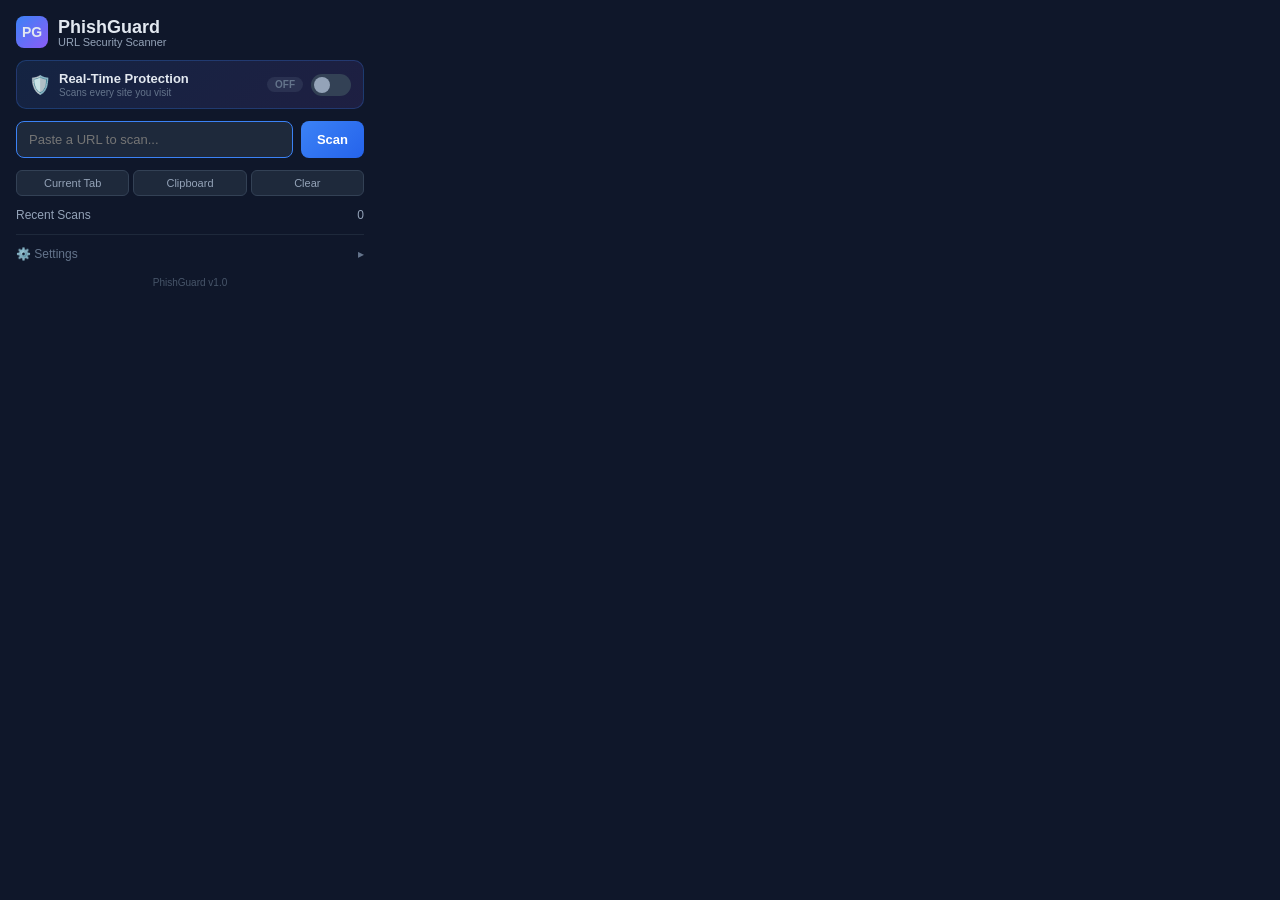
<file: extension/popup.html>
<!DOCTYPE html>
<html lang="en">
<head>
  <meta charset="UTF-8">
  <meta name="viewport" content="width=device-width, initial-scale=1.0">
  <title>PhishGuard Scanner</title>
  <style>
    * { margin: 0; padding: 0; box-sizing: border-box; }
    body {
      width: 380px;
      font-family: -apple-system, BlinkMacSystemFont, 'Segoe UI', Roboto, sans-serif;
      background: #0f172a;
      color: #e2e8f0;
      padding: 16px;
    }
    .header {
      display: flex;
      align-items: center;
      gap: 10px;
      margin-bottom: 12px;
    }
    .logo {
      width: 32px;
      height: 32px;
      background: linear-gradient(135deg, #3b82f6, #8b5cf6);
      border-radius: 8px;
      display: flex;
      align-items: center;
      justify-content: center;
      font-weight: bold;
      font-size: 14px;
    }
    h1 { font-size: 18px; font-weight: 600; }
    .subtitle { font-size: 11px; color: #94a3b8; margin-top: -2px; }

    /* ── Real-Time Protection Toggle ── */
    .protection-card {
      background: linear-gradient(135deg, rgba(59,130,246,0.12), rgba(139,92,246,0.12));
      border: 1px solid rgba(59,130,246,0.25);
      border-radius: 10px;
      padding: 10px 12px;
      margin-bottom: 12px;
      display: flex;
      align-items: center;
      justify-content: space-between;
    }
    .protection-left {
      display: flex;
      align-items: center;
      gap: 8px;
    }
    .protection-left .shield {
      font-size: 18px;
    }
    .protection-left .label {
      font-size: 13px;
      font-weight: 600;
      color: #e2e8f0;
    }
    .protection-left .label small {
      display: block;
      font-weight: 400;
      font-size: 10px;
      color: #64748b;
      margin-top: 1px;
    }
    .protection-status {
      font-size: 10px;
      font-weight: 600;
      padding: 2px 8px;
      border-radius: 10px;
    }
    .protection-status.active {
      background: rgba(16,185,129,0.2);
      color: #34d399;
    }
    .protection-status.inactive {
      background: rgba(100,116,139,0.2);
      color: #64748b;
    }

    /* Toggle Switch */
    .switch {
      position: relative;
      display: inline-block;
      width: 40px;
      height: 22px;
      flex-shrink: 0;
    }
    .switch input {
      opacity: 0;
      width: 0;
      height: 0;
    }
    .slider {
      position: absolute;
      cursor: pointer;
      top: 0; left: 0; right: 0; bottom: 0;
      background-color: #334155;
      transition: .3s;
      border-radius: 22px;
    }
    .slider:before {
      position: absolute;
      content: "";
      height: 16px;
      width: 16px;
      left: 3px;
      bottom: 3px;
      background-color: #94a3b8;
      transition: .3s;
      border-radius: 50%;
    }
    .switch input:checked + .slider {
      background: linear-gradient(135deg, #3b82f6, #8b5cf6);
    }
    .switch input:checked + .slider:before {
      transform: translateX(18px);
      background-color: #fff;
    }

    .input-group { display: flex; gap: 8px; margin-bottom: 12px; }
    input {
      flex: 1;
      padding: 10px 12px;
      border: 1px solid #334155;
      border-radius: 8px;
      background: #1e293b;
      color: #e2e8f0;
      font-size: 13px;
      outline: none;
    }
    input:focus { border-color: #3b82f6; }
    button {
      padding: 10px 16px;
      border: none;
      border-radius: 8px;
      background: linear-gradient(135deg, #3b82f6, #2563eb);
      color: white;
      font-weight: 600;
      font-size: 13px;
      cursor: pointer;
      transition: opacity .2s;
    }
    button:disabled { opacity: .5; cursor: not-allowed; }
    button:hover:not(:disabled) { opacity: .9; }
    .quick-actions {
      display: flex;
      gap: 4px;
      margin-bottom: 12px;
    }
    .quick-btn {
      flex: 1;
      padding: 6px 8px;
      border: 1px solid #334155;
      border-radius: 6px;
      background: #1e293b;
      color: #94a3b8;
      font-size: 11px;
      cursor: pointer;
      text-align: center;
    }
    .quick-btn:hover { background: #334155; color: #e2e8f0; }
    .status {
      padding: 12px;
      border-radius: 8px;
      margin-bottom: 12px;
      display: none;
    }
    .status.loading {
      display: block;
      background: #1e3a5f;
      border: 1px solid #3b82f6;
      color: #93c5fd;
      text-align: center;
    }
    .status.safe {
      display: block;
      background: #064e3b;
      border: 1px solid #10b981;
      color: #6ee7b7;
    }
    .status.phishing {
      display: block;
      background: #450a0a;
      border: 1px solid #ef4444;
      color: #fca5a5;
    }
    .status.risky {
      display: block;
      background: #451a03;
      border: 1px solid #f59e0b;
      color: #fcd34d;
    }
    .status.error {
      display: block;
      background: #451a03;
      border: 1px solid #f97316;
      color: #fdba74;
    }
    .status .verdict { font-size: 16px; font-weight: 700; margin-top: 2px; }
    .status .issues { font-size: 11px; margin-top: 6px; color: inherit; opacity: .8; }
    .details { display: none; background: #1e293b; border-radius: 8px; padding: 12px; margin-bottom: 12px; }
    .details.show { display: block; }
    .detail-row { display: flex; justify-content: space-between; padding: 4px 0; font-size: 12px; }
    .detail-row .label { color: #94a3b8; }
    .detail-row .value { font-weight: 500; }
    .shortener-info {
      background: #1e3a5f;
      border: 1px solid #3b82f6;
      border-radius: 6px;
      padding: 8px 10px;
      margin-bottom: 8px;
      font-size: 11px;
    }
    .shortener-info strong { color: #93c5fd; }
    .footer { text-align: center; font-size: 10px; color: #475569; margin-top: 12px; }
    .history-header {
      display: flex;
      justify-content: space-between;
      align-items: center;
      margin: 12px 0 8px;
      font-size: 12px;
      color: #94a3b8;
    }
    .history-item {
      display: flex;
      justify-content: space-between;
      align-items: center;
      padding: 6px 8px;
      background: #1e293b;
      border-radius: 6px;
      margin-bottom: 4px;
      font-size: 11px;
    }
    .history-item .hurl { flex: 1; overflow: hidden; text-overflow: ellipsis; white-space: nowrap; margin-right: 8px; }
    .badge { padding: 2px 6px; border-radius: 4px; font-size: 10px; font-weight: 600; }
    .badge.safe { background: #064e3b; color: #6ee7b7; }
    .badge.phishing { background: #450a0a; color: #fca5a5; }
    .badge.risky { background: #451a03; color: #fcd34d; }
  </style>
</head>
<body>
  <div class="header">
    <div class="logo">PG</div>
    <div>
      <h1>PhishGuard</h1>
      <div class="subtitle">URL Security Scanner</div>
    </div>
  </div>

  <!-- Real-Time Protection Toggle -->
  <div class="protection-card">
    <div class="protection-left">
      <span class="shield">🛡️</span>
      <div>
        <div class="label">
          Real-Time Protection
          <small>Scans every site you visit</small>
        </div>
      </div>
    </div>
    <div style="display:flex; align-items:center; gap:8px;">
      <span class="protection-status inactive" id="protectionStatus">OFF</span>
      <label class="switch">
        <input type="checkbox" id="realtimeToggle">
        <span class="slider"></span>
      </label>
    </div>
  </div>

  <div class="input-group">
    <input type="text" id="urlInput" placeholder="Paste a URL to scan..." autofocus>
    <button id="scanBtn">Scan</button>
  </div>

  <div class="quick-actions">
    <div class="quick-btn" id="tabUrlBtn">Current Tab</div>
    <div class="quick-btn" id="clipboardBtn">Clipboard</div>
    <div class="quick-btn" id="clearBtn">Clear</div>
  </div>

  <div class="status" id="status">
    <div id="statusContent"></div>
  </div>

  <div class="details" id="details">
    <div class="shortener-info" id="shortenerInfo" style="display:none"></div>
    <div class="detail-row"><span class="label">URL</span><span class="value" id="detailUrl"></span></div>
    <div class="detail-row"><span class="label">ML Score</span><span class="value" id="detailMl"></span></div>
    <div class="detail-row"><span class="label">Domain Age</span><span class="value" id="detailAge"></span></div>
    <div class="detail-row"><span class="label">SSL Days</span><span class="value" id="detailSsl"></span></div>
  </div>

  <div class="history-header">
    <span>Recent Scans</span>
    <span id="historyCount">0</span>
  </div>
  <div id="historyList"></div>

  <!-- Settings Toggle -->
  <div style="margin-top:12px; border-top:1px solid #1e293b; padding-top:8px;">
    <div id="settingsToggle" style="display:flex;align-items:center;justify-content:space-between;cursor:pointer;font-size:12px;color:#64748b;padding:4px 0;">
      <span>⚙️ Settings</span>
      <span id="settingsArrow">▸</span>
    </div>
    <div id="settingsPanel" style="display:none;margin-top:8px;">
      <div style="font-size:11px;color:#94a3b8;margin-bottom:6px;">API Server URL</div>
      <div class="input-group" style="margin-bottom:8px;">
        <input type="text" id="apiBaseInput" placeholder="http://127.0.0.1:8080">
        <button id="saveSettingsBtn" style="padding:8px 12px;font-size:11px;">Save</button>
      </div>
      <div style="font-size:11px;color:#94a3b8;margin-bottom:4px;">
        Connection: <span id="connStatus" style="font-weight:600;">Checking...</span>
      </div>
      <button id="refreshKeyBtn" style="width:100%;padding:6px;font-size:11px;background:#334155;margin-top:4px;">
        🔄 Refresh API Key
      </button>
      <div style="font-size:10px;color:#475569;margin-top:6px;">
        API key auto-fetched on first scan. Refresh if you get auth errors.
      </div>
    </div>
  </div>

  <div class="footer" id="footerStatus">PhishGuard v1.0</div>

  <script src="popup.js"></script>
</body>
</html>
</file>
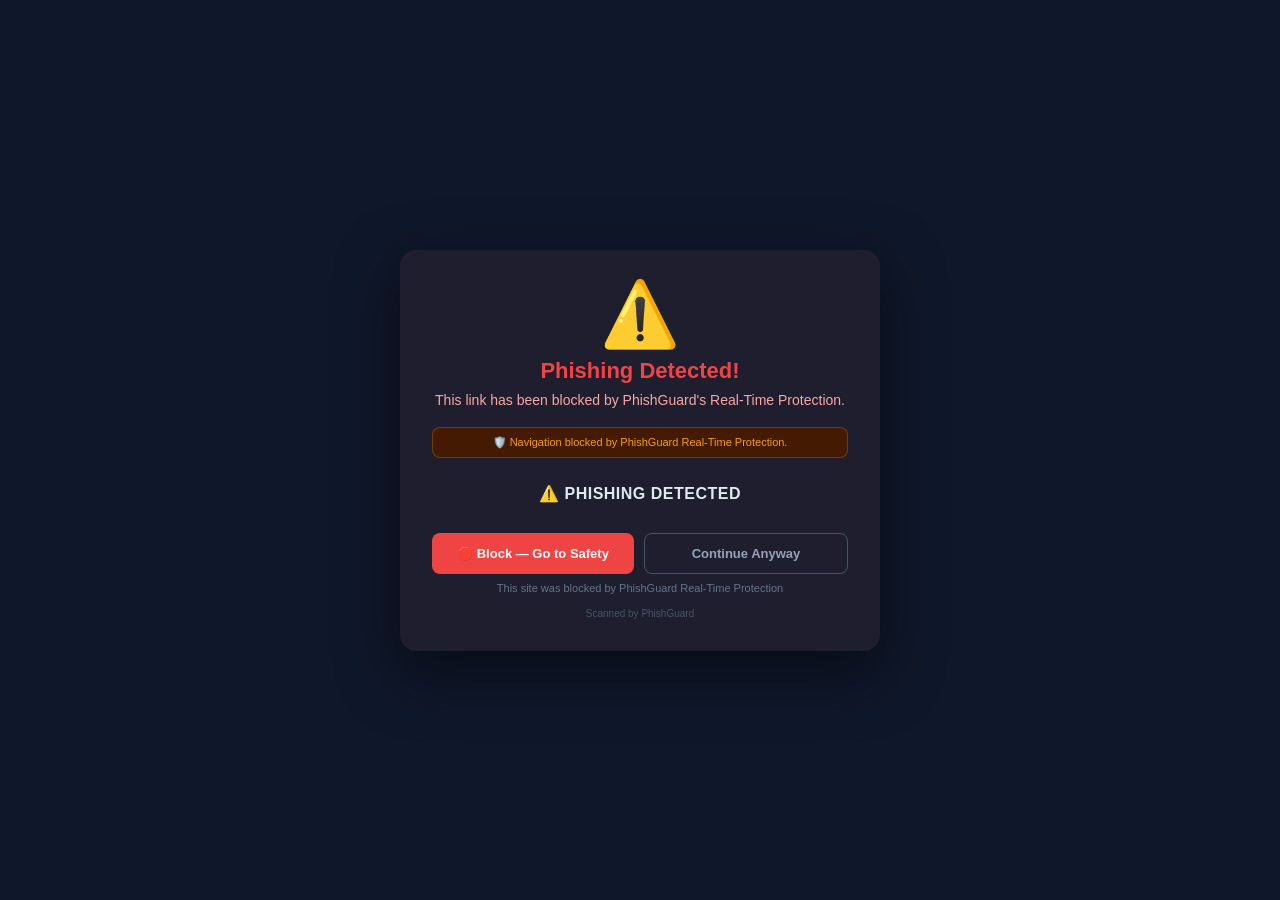
<file: extension/warning.html>
<!DOCTYPE html>
<html lang="en">
<head>
  <meta charset="UTF-8">
  <meta name="viewport" content="width=device-width, initial-scale=1.0">
  <title>PhishGuard - Warning</title>
  <style>
    * { margin: 0; padding: 0; box-sizing: border-box; }
    body {
      font-family: -apple-system, BlinkMacSystemFont, 'Segoe UI', Roboto, sans-serif;
      background: #0f172a;
      color: #e2e8f0;
      min-height: 100vh;
      display: flex;
      align-items: center;
      justify-content: center;
      padding: 20px;
    }
    .modal {
      background: #1e1e2e;
      border-radius: 16px;
      padding: 32px;
      max-width: 480px;
      width: 100%;
      text-align: center;
      box-shadow: 0 20px 60px rgba(0,0,0,0.5);
      animation: fadeIn 0.3s ease;
    }
    @keyframes fadeIn {
      from { opacity: 0; transform: scale(0.95); }
      to { opacity: 1; transform: scale(1); }
    }
    .icon { font-size: 64px; margin-bottom: 12px; line-height: 1; }
    h2 { color: #ef4444; margin: 0 0 6px; font-size: 22px; }
    .sub { color: #fca5a5; margin: 0 0 16px; font-size: 14px; line-height: 1.5; }
    /* ── Verdict Bar ── */
    .verdict-bar {
      display: flex;
      align-items: center;
      justify-content: center;
      gap: 8px;
      padding: 10px 16px;
      border-radius: 8px;
      font-size: 16px;
      font-weight: 700;
      margin-bottom: 16px;
      letter-spacing: 0.5px;
    }
    .verdict-bar.phishing {
      background: #450a0a;
      border: 1px solid #ef4444;
      color: #ef4444;
    }
    .verdict-bar.risky {
      background: #451a03;
      border: 1px solid #f59e0b;
      color: #f59e0b;
    }
    .issues { font-size: 12px; color: #94a3b8; margin-bottom: 12px; }
    .url {
      color: #64748b;
      font-size: 11px;
      word-break: break-all;
      margin-bottom: 20px;
      padding: 0 8px;
    }
    .buttons { display: flex; gap: 10px; }
    .btn-block, .btn-back {
      flex: 1;
      padding: 12px;
      border: none;
      border-radius: 8px;
      font-size: 13px;
      font-weight: 600;
      cursor: pointer;
      transition: all 0.2s;
    }
    .btn-block { background: #ef4444; color: white; }
    .btn-block:hover { background: #dc2626; transform: translateY(-1px); }
    .btn-back {
      background: transparent;
      border: 1px solid #475569;
      color: #94a3b8;
    }
    .btn-back:hover { background: #1e293b; color: #e2e8f0; }
    .footer-text { font-size: 10px; color: #475569; margin-top: 14px; }
    .error-page-note {
      font-size: 11px;
      color: #f59e0b;
      background: #451a03;
      border: 1px solid #f59e0b40;
      border-radius: 8px;
      padding: 8px 12px;
      margin-bottom: 16px;
    }
  </style>
</head>
<body>
  <div class="modal">
    <div class="icon">⚠️</div>
    <h2>Phishing Detected!</h2>
    <p class="sub">
      This link has been blocked by PhishGuard's Real-Time Protection.
    </p>
    <div class="error-page-note">
      🛡️ Navigation blocked by PhishGuard Real-Time Protection.
    </div>
    <div class="verdict-bar" id="verdictBar">⚠️ PHISHING DETECTED</div>
    <p class="issues" id="issuesList"></p>
    <p class="url" id="blockedUrl"></p>
    <div class="buttons">
      <button class="btn-block" id="btnBlock">🛑 Block — Go to Safety</button>
      <button class="btn-back" id="btnContinue">Continue Anyway</button>
    </div>
    <p style="font-size:11px; color:#64748b; margin-top:8px;">
      This site was blocked by PhishGuard Real-Time Protection
    </p>
    <p class="footer-text">
      Scanned by PhishGuard
    </p>
  </div>

  <script src="warning.js"></script>
</body>
</html>
</file>
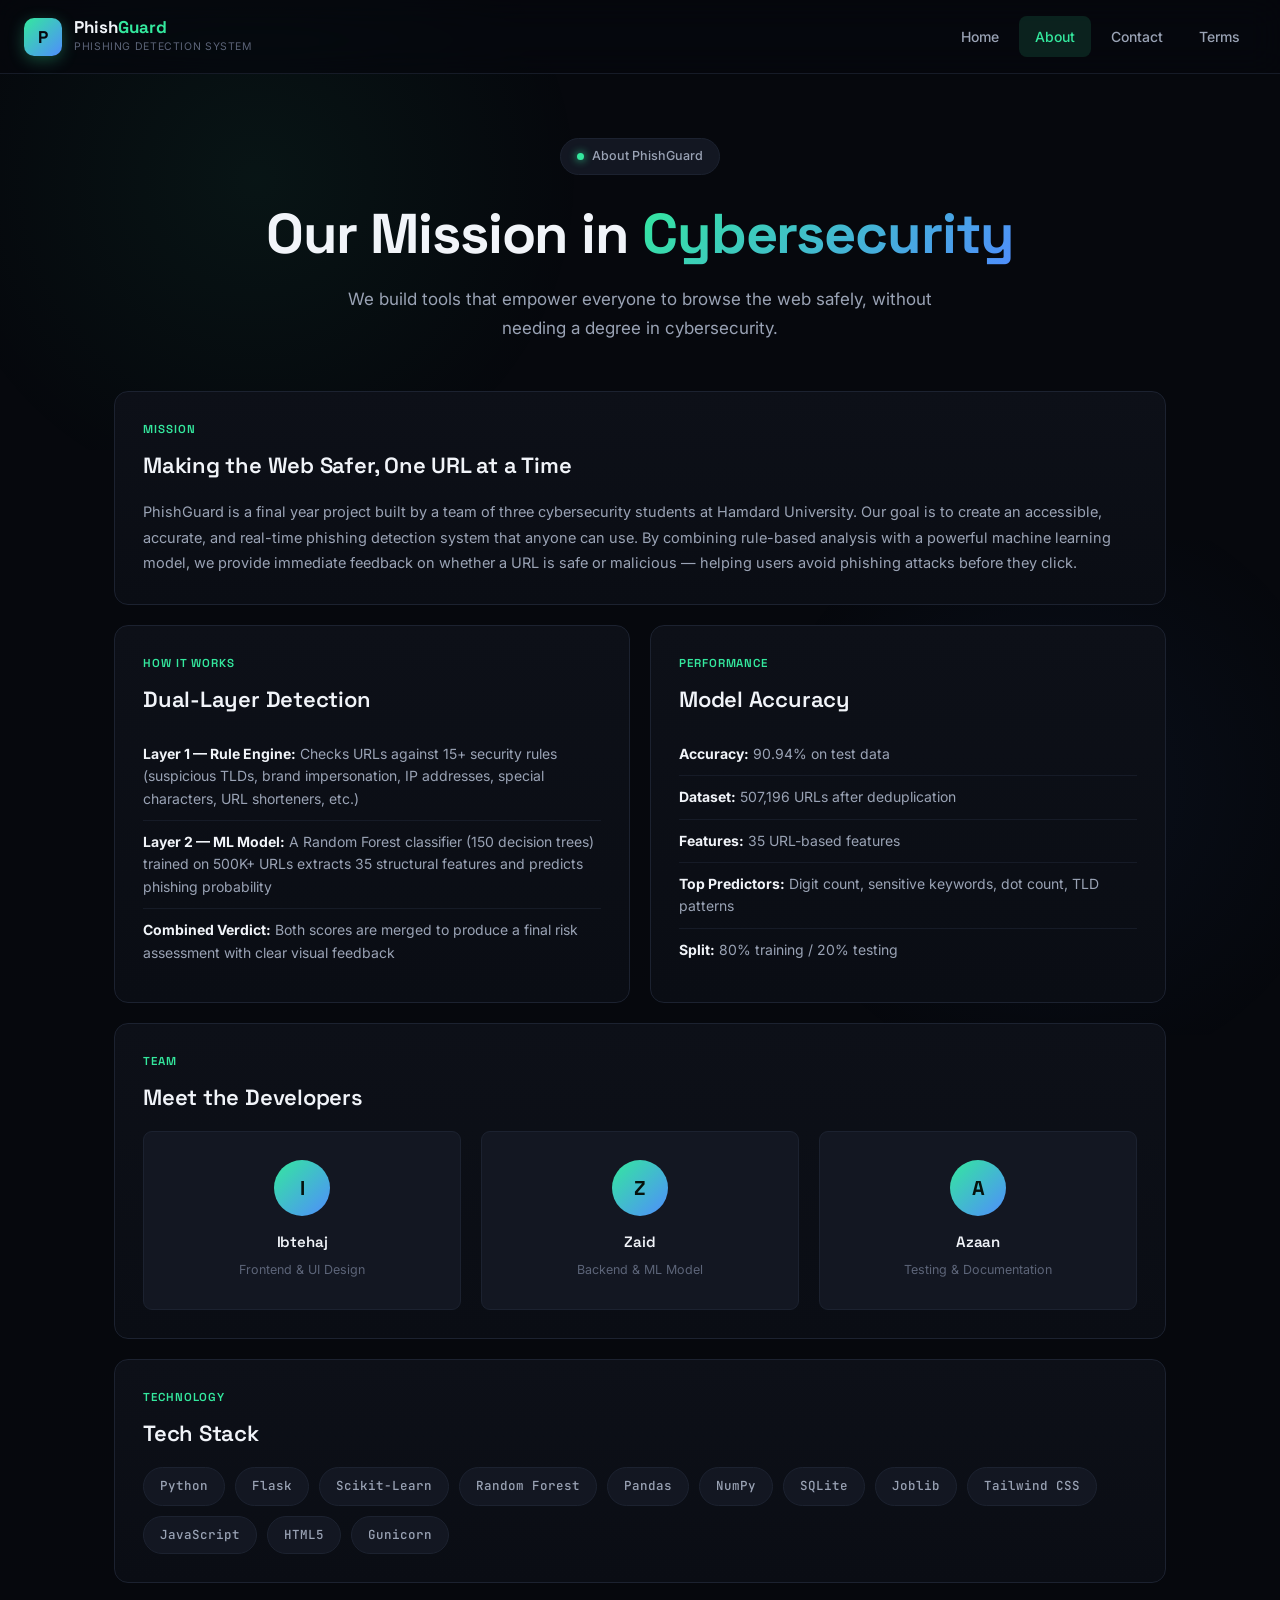
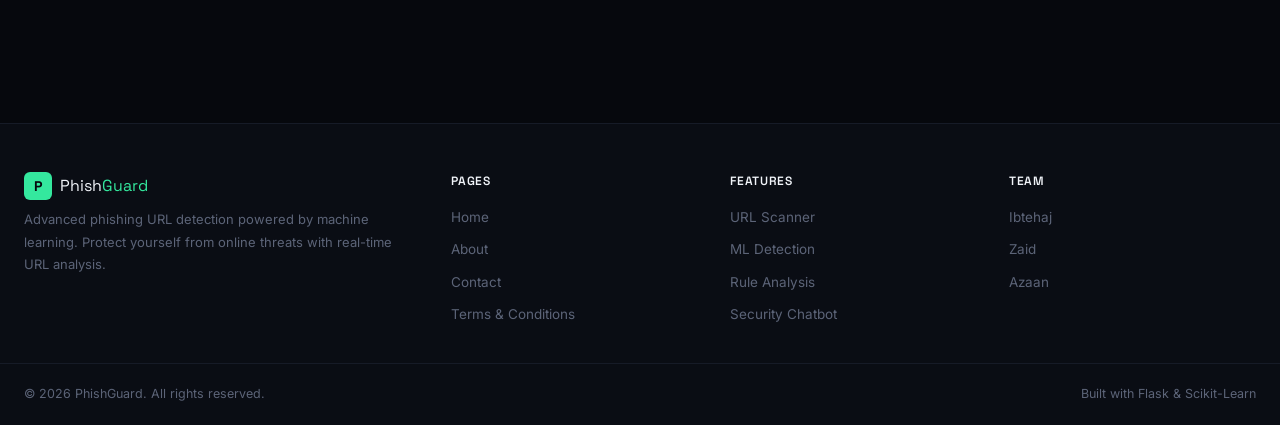
<file: frontend/about.html>
<!DOCTYPE html>
<html lang="en">
<head>
    <meta charset="UTF-8">
    <meta name="viewport" content="width=device-width, initial-scale=1.0">
    <title>About - PhishGuard</title>
    <link rel="stylesheet" href="style.css">
</head>
<body>

<nav class="navbar">
    <div class="navbar-inner">
        <a href="/" class="nav-logo">
            <div class="nav-logo-icon">P</div>
            <div>
                <div class="nav-logo-text">Phish<span>Guard</span></div>
                <div class="nav-logo-sub">Phishing Detection System</div>
            </div>
        </a>
        <div class="nav-links">
            <a href="/" class="nav-link">Home</a>
            <a href="/about" class="nav-link active">About</a>
            <a href="/contact" class="nav-link">Contact</a>
            <a href="/terms" class="nav-link">Terms</a>
        </div>
    </div>
</nav>

<section class="page-header">
    <div class="hero-badge" style="display:inline-flex;">
        <span class="hero-badge-dot"></span>
        About PhishGuard
    </div>
    <h1>Our Mission in <span>Cybersecurity</span></h1>
    <p>We build tools that empower everyone to browse the web safely, without needing a degree in cybersecurity.</p>
</section>

<div class="about-grid">
    <div class="about-card full">
        <h3>Mission</h3>
        <h2>Making the Web Safer, One URL at a Time</h2>
        <p>PhishGuard is a final year project built by a team of three cybersecurity students at Hamdard University. Our goal is to create an accessible, accurate, and real-time phishing detection system that anyone can use. By combining rule-based analysis with a powerful machine learning model, we provide immediate feedback on whether a URL is safe or malicious — helping users avoid phishing attacks before they click.</p>
    </div>

    <div class="about-card">
        <h3>How It Works</h3>
        <h2>Dual-Layer Detection</h2>
        <ul>
            <li><strong style="color:var(--text);">Layer 1 — Rule Engine:</strong> Checks URLs against 15+ security rules (suspicious TLDs, brand impersonation, IP addresses, special characters, URL shorteners, etc.)</li>
            <li><strong style="color:var(--text);">Layer 2 — ML Model:</strong> A Random Forest classifier (150 decision trees) trained on 500K+ URLs extracts 35 structural features and predicts phishing probability</li>
            <li><strong style="color:var(--text);">Combined Verdict:</strong> Both scores are merged to produce a final risk assessment with clear visual feedback</li>
        </ul>
    </div>

    <div class="about-card">
        <h3>Performance</h3>
        <h2>Model Accuracy</h2>
        <ul>
            <li><strong style="color:var(--text);">Accuracy:</strong> 90.94% on test data</li>
            <li><strong style="color:var(--text);">Dataset:</strong> 507,196 URLs after deduplication</li>
            <li><strong style="color:var(--text);">Features:</strong> 35 URL-based features</li>
            <li><strong style="color:var(--text);">Top Predictors:</strong> Digit count, sensitive keywords, dot count, TLD patterns</li>
            <li><strong style="color:var(--text);">Split:</strong> 80% training / 20% testing</li>
        </ul>
    </div>

    <div class="about-card full">
        <h3>Team</h3>
        <h2>Meet the Developers</h2>
        <div class="team-grid">
            <div class="team-card">
                <div class="team-avatar">I</div>
                <h4>Ibtehaj</h4>
                <p>Frontend &amp; UI Design</p>
            </div>
            <div class="team-card">
                <div class="team-avatar">Z</div>
                <h4>Zaid</h4>
                <p>Backend &amp; ML Model</p>
            </div>
            <div class="team-card">
                <div class="team-avatar">A</div>
                <h4>Azaan</h4>
                <p>Testing &amp; Documentation</p>
            </div>
        </div>
    </div>

    <div class="about-card full">
        <h3>Technology</h3>
        <h2>Tech Stack</h2>
        <div class="tech-stack">
            <span class="tech-badge">Python</span>
            <span class="tech-badge">Flask</span>
            <span class="tech-badge">Scikit-Learn</span>
            <span class="tech-badge">Random Forest</span>
            <span class="tech-badge">Pandas</span>
            <span class="tech-badge">NumPy</span>
            <span class="tech-badge">SQLite</span>
            <span class="tech-badge">Joblib</span>
            <span class="tech-badge">Tailwind CSS</span>
            <span class="tech-badge">JavaScript</span>
            <span class="tech-badge">HTML5</span>
            <span class="tech-badge">Gunicorn</span>
        </div>
    </div>
</div>

<footer class="footer">
    <div class="footer-inner">
        <div class="footer-brand">
            <div style="display:flex;align-items:center;gap:8px;margin-bottom:8px;">
                <div style="width:28px;height:28px;background:var(--primary);border-radius:6px;display:flex;align-items:center;justify-content:center;font-family:var(--font-heading);font-weight:700;font-size:14px;color:var(--bg);">P</div>
                <span style="font-family:var(--font-heading);color:var(--text);">Phish<span style="color:var(--primary);">Guard</span></span>
            </div>
            <p>Advanced phishing URL detection powered by machine learning. Protect yourself from online threats with real-time URL analysis.</p>
        </div>
        <div>
            <h4>Pages</h4>
            <a href="/">Home</a>
            <a href="/about">About</a>
            <a href="/contact">Contact</a>
            <a href="/terms">Terms & Conditions</a>
        </div>
        <div>
            <h4>Features</h4>
            <a>URL Scanner</a>
            <a>ML Detection</a>
            <a>Rule Analysis</a>
            <a>Security Chatbot</a>
        </div>
        <div>
            <h4>Team</h4>
            <a>Ibtehaj</a>
            <a>Zaid</a>
            <a>Azaan</a>
        </div>
    </div>
    <div class="footer-bottom">
        <span>&copy; 2026 PhishGuard. All rights reserved.</span>
        <span>Built with Flask &amp; Scikit-Learn</span>
    </div>
</footer>

</body>
</html>
</file>
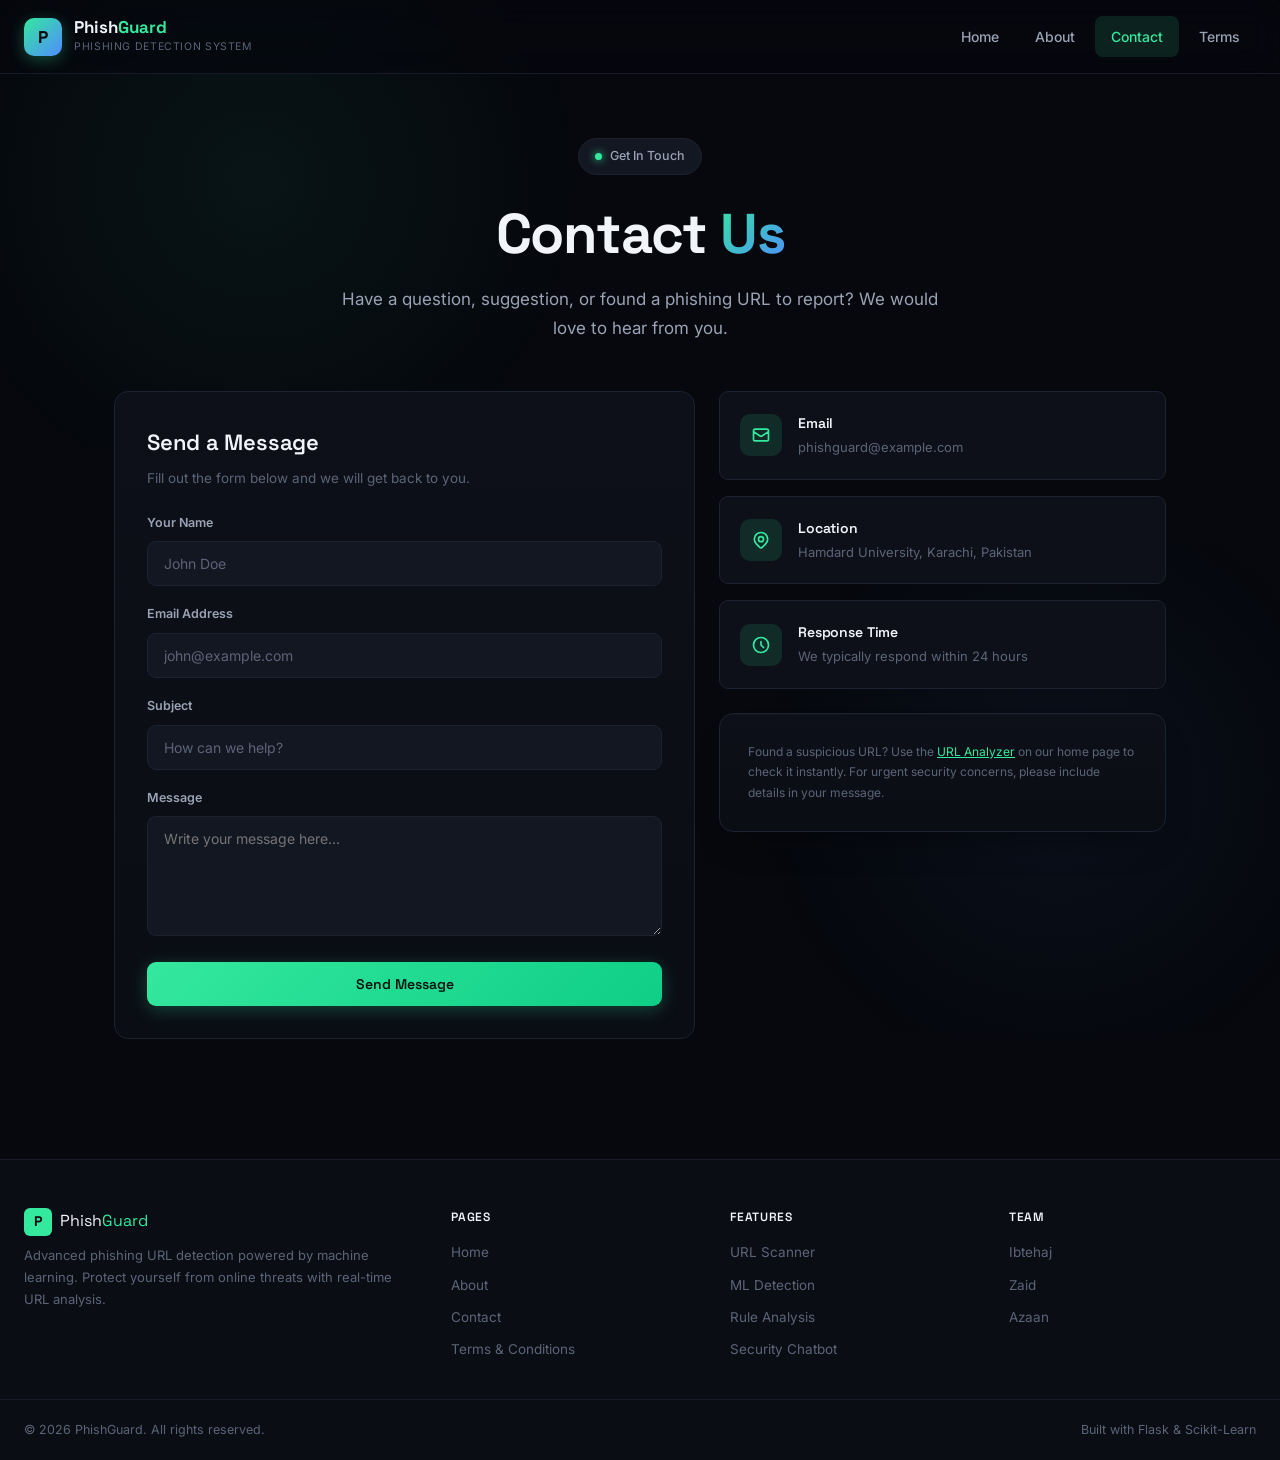
<file: frontend/contact.html>
<!DOCTYPE html>
<html lang="en">
<head>
    <meta charset="UTF-8">
    <meta name="viewport" content="width=device-width, initial-scale=1.0">
    <title>Contact - PhishGuard</title>
    <link rel="stylesheet" href="style.css">
</head>
<body>

<nav class="navbar">
    <div class="navbar-inner">
        <a href="/" class="nav-logo">
            <div class="nav-logo-icon">P</div>
            <div>
                <div class="nav-logo-text">Phish<span>Guard</span></div>
                <div class="nav-logo-sub">Phishing Detection System</div>
            </div>
        </a>
        <div class="nav-links">
            <a href="/" class="nav-link">Home</a>
            <a href="/about" class="nav-link">About</a>
            <a href="/contact" class="nav-link active">Contact</a>
            <a href="/terms" class="nav-link">Terms</a>
        </div>
    </div>
</nav>

<section class="page-header">
    <div class="hero-badge" style="display:inline-flex;">
        <span class="hero-badge-dot"></span>
        Get In Touch
    </div>
    <h1>Contact <span>Us</span></h1>
    <p>Have a question, suggestion, or found a phishing URL to report? We would love to hear from you.</p>
</section>

<div class="contact-grid" style="padding-bottom:60px;">
    <div class="contact-form">
        <h2>Send a Message</h2>
        <p>Fill out the form below and we will get back to you.</p>
        <form id="contactForm">
            <div class="form-group">
                <label for="name">Your Name</label>
                <input type="text" id="name" class="input-field" placeholder="John Doe" required>
            </div>
            <div class="form-group">
                <label for="email">Email Address</label>
                <input type="email" id="email" class="input-field" placeholder="john@example.com" required>
            </div>
            <div class="form-group">
                <label for="subject">Subject</label>
                <input type="text" id="subject" class="input-field" placeholder="How can we help?" required>
            </div>
            <div class="form-group">
                <label for="message">Message</label>
                <textarea id="message" placeholder="Write your message here..." required></textarea>
            </div>
            <button type="submit" class="btn-primary" style="width:100%;">Send Message</button>
        </form>
        <div id="contactSuccess" class="hidden" style="display:none;margin-top:16px;padding:16px;background:var(--primary-dim);border:1px solid rgba(0,255,65,0.2);border-radius:8px;text-align:center;">
            <p style="color:var(--primary);font-family:var(--font-heading);">MESSAGE SENT</p>
            <p style="font-size:13px;color:var(--text-dim);margin-top:4px;">Thank you for reaching out. We will respond shortly.</p>
        </div>
    </div>
    <div class="contact-info">
        <div class="contact-info-card">
            <div class="contact-icon">
                <svg fill="none" stroke="currentColor" viewBox="0 0 24 24"><path stroke-linecap="round" stroke-linejoin="round" stroke-width="2" d="M3 8l7.89 5.26a2 2 0 002.22 0L21 8M5 19h14a2 2 0 002-2V7a2 2 0 00-2-2H5a2 2 0 00-2 2v10a2 2 0 002 2z"/></svg>
            </div>
            <div>
                <h4>Email</h4>
                <p>phishguard@example.com</p>
            </div>
        </div>
        <div class="contact-info-card">
            <div class="contact-icon">
                <svg fill="none" stroke="currentColor" viewBox="0 0 24 24"><path stroke-linecap="round" stroke-linejoin="round" stroke-width="2" d="M17.657 16.657L13.414 20.9a1.998 1.998 0 01-2.827 0l-4.244-4.243a8 8 0 1111.314 0z"/><path stroke-linecap="round" stroke-linejoin="round" stroke-width="2" d="M15 11a3 3 0 11-6 0 3 3 0 016 0z"/></svg>
            </div>
            <div>
                <h4>Location</h4>
                <p>Hamdard University, Karachi, Pakistan</p>
            </div>
        </div>
        <div class="contact-info-card">
            <div class="contact-icon">
                <svg fill="none" stroke="currentColor" viewBox="0 0 24 24"><path stroke-linecap="round" stroke-linejoin="round" stroke-width="2" d="M12 8v4l3 3m6-3a9 9 0 11-18 0 9 9 0 0118 0z"/></svg>
            </div>
            <div>
                <h4>Response Time</h4>
                <p>We typically respond within 24 hours</p>
            </div>
        </div>
        <div class="card" style="margin-top:8px;">
            <p style="font-size:12px;color:var(--text-muted);line-height:1.7;">
                Found a suspicious URL? Use the <a href="/" style="color:var(--primary);">URL Analyzer</a> on our home page to check it instantly. For urgent security concerns, please include details in your message.
            </p>
        </div>
    </div>
</div>

<footer class="footer">
    <div class="footer-inner">
        <div class="footer-brand">
            <div style="display:flex;align-items:center;gap:8px;margin-bottom:8px;">
                <div style="width:28px;height:28px;background:var(--primary);border-radius:6px;display:flex;align-items:center;justify-content:center;font-family:var(--font-heading);font-weight:700;font-size:14px;color:var(--bg);">P</div>
                <span style="font-family:var(--font-heading);color:var(--text);">Phish<span style="color:var(--primary);">Guard</span></span>
            </div>
            <p>Advanced phishing URL detection powered by machine learning. Protect yourself from online threats with real-time URL analysis.</p>
        </div>
        <div>
            <h4>Pages</h4>
            <a href="/">Home</a>
            <a href="/about">About</a>
            <a href="/contact">Contact</a>
            <a href="/terms">Terms & Conditions</a>
        </div>
        <div>
            <h4>Features</h4>
            <a>URL Scanner</a>
            <a>ML Detection</a>
            <a>Rule Analysis</a>
            <a>Security Chatbot</a>
        </div>
        <div>
            <h4>Team</h4>
            <a>Ibtehaj</a>
            <a>Zaid</a>
            <a>Azaan</a>
        </div>
    </div>
    <div class="footer-bottom">
        <span>&copy; 2026 PhishGuard. All rights reserved.</span>
        <span>Built with Flask &amp; Scikit-Learn</span>
    </div>
</footer>

<script>
document.getElementById('contactForm').addEventListener('submit', function(e) {
    e.preventDefault();
    document.getElementById('contactSuccess').style.display = 'block';
    this.reset();
});
</script>
</body>
</html>
</file>
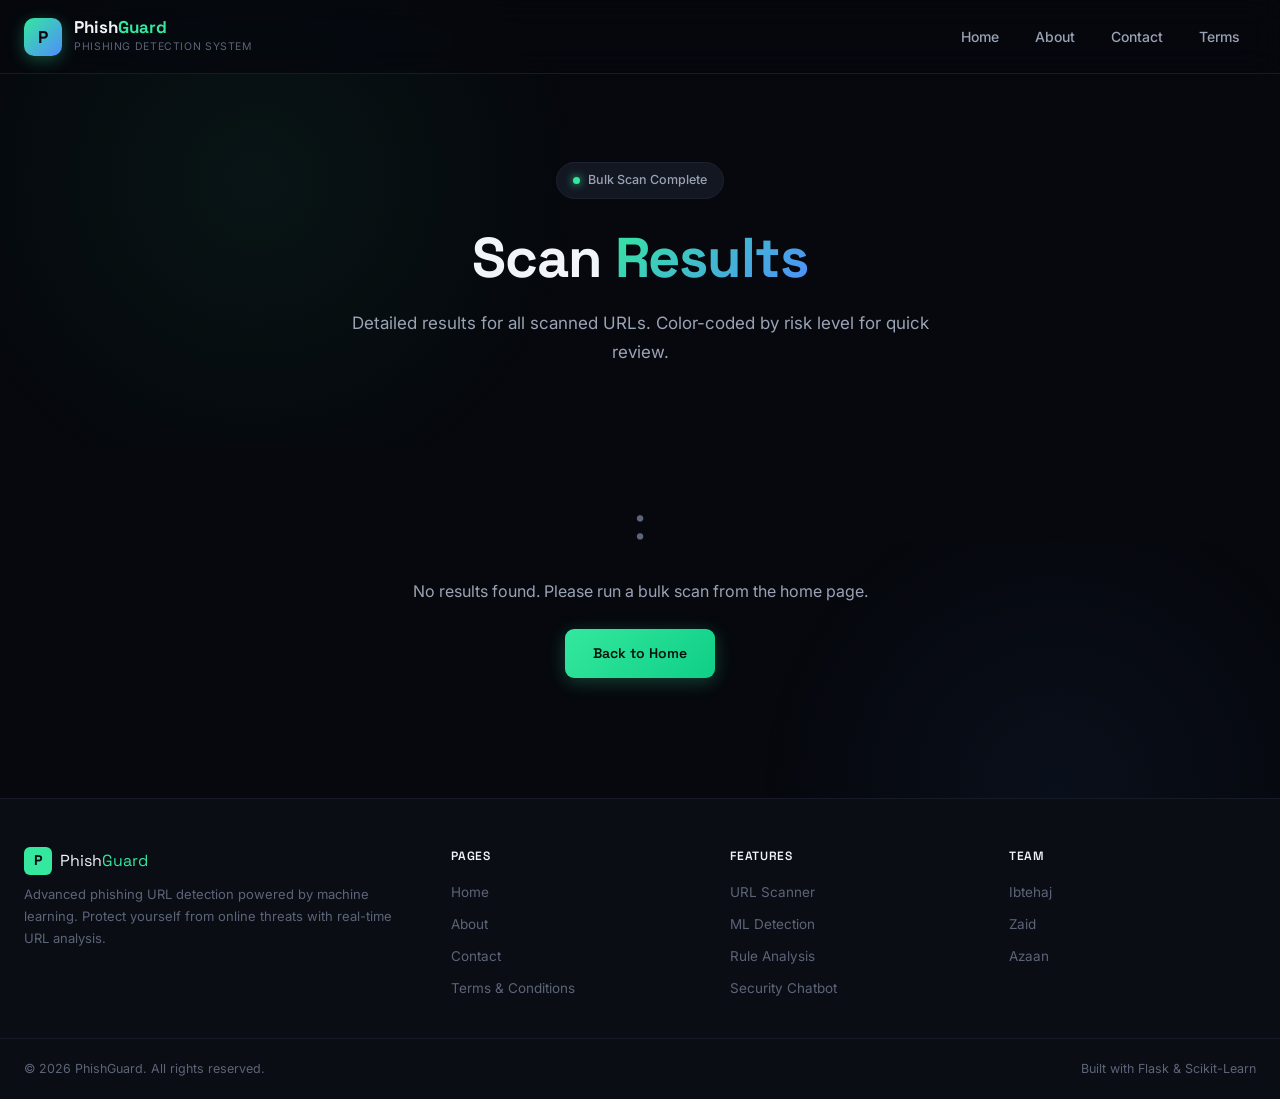
<file: frontend/results.html>
<!DOCTYPE html>
<html lang="en">
<head>
    <meta charset="UTF-8">
    <meta name="viewport" content="width=device-width, initial-scale=1.0">
    <title>PhishGuard - Bulk Scan Results</title>
    <link rel="stylesheet" href="style.css">
    <style>
        .result-safe { color: var(--primary) !important; }
        .result-phishing { color: var(--accent) !important; }
        .result-error { color: #FFB700 !important; }
        .summary-bar {
            display: grid;
            grid-template-columns: repeat(auto-fit, minmax(140px, 1fr));
            gap: 16px;
            margin-bottom: 28px;
        }
        .summary-item {
            background: var(--bg-elevated);
            border: 1px solid var(--border);
            border-radius: 10px;
            padding: 20px;
            text-align: center;
        }
        .summary-item .num {
            font-family: var(--font-heading);
            font-size: 28px;
            text-shadow: 0 0 10px rgba(0,255,65,0.3);
        }
        .summary-item .num.phishing { color: var(--accent); text-shadow: 0 0 10px rgba(255,51,51,0.3); }
        .summary-item .num.safe { color: var(--primary); }
        .summary-item .num.errors { color: #FFB700; }
        .summary-item .label {
            font-size: 11px;
            color: var(--text-muted);
            text-transform: uppercase;
            letter-spacing: 1px;
            margin-top: 4px;
        }
        .result-row {
            display: flex;
            align-items: center;
            border-bottom: 1px solid var(--border);
            transition: background 0.2s;
        }
        .result-row:hover {
            background: rgba(0,255,65,0.02);
        }
        .result-row > div {
            padding: 14px 16px;
            font-size: 13px;
        }
        .result-row .idx {
            width: 40px;
            color: var(--text-muted);
            font-family: var(--font-heading);
            text-align: center;
            flex-shrink: 0;
        }
        .result-row .url-cell {
            flex: 1;
            min-width: 0;
            color: var(--text-dim);
            white-space: nowrap;
            overflow: hidden;
            text-overflow: ellipsis;
        }
        .result-row .url-cell a {
            color: var(--text-dim);
            text-decoration: none;
        }
        .result-row .url-cell a:hover {
            color: var(--primary);
        }
        .result-row .verdict-cell {
            width: 100px;
            font-family: var(--font-heading);
            font-weight: 600;
            text-align: center;
            flex-shrink: 0;
        }
        .result-row .score-cell {
            width: 80px;
            text-align: center;
            flex-shrink: 0;
        }
        .result-row .issues-cell {
            width: 140px;
            flex-shrink: 0;
        }
        @media (max-width: 768px) {
            .result-row .score-cell,
            .result-row .issues-cell { display: none; }
            .result-row .verdict-cell { width: 80px; font-size: 12px; }
            .result-row > div { padding: 12px 10px; font-size: 12px; }
        }
    </style>
</head>
<body>

<nav class="navbar">
    <div class="navbar-inner">
        <a href="/" class="nav-logo">
            <div class="nav-logo-icon">P</div>
            <div>
                <div class="nav-logo-text">Phish<span>Guard</span></div>
                <div class="nav-logo-sub">Phishing Detection System</div>
            </div>
        </a>
        <div class="nav-links">
            <a href="/" class="nav-link">Home</a>
            <a href="/about" class="nav-link">About</a>
            <a href="/contact" class="nav-link">Contact</a>
            <a href="/terms" class="nav-link">Terms</a>
        </div>
    </div>
</nav>

<section class="hero">
    <div class="hero-badge">
        <span class="hero-badge-dot"></span>
        Bulk Scan Complete
    </div>
    <h1>Scan <span>Results</span></h1>
    <p>Detailed results for all scanned URLs. Color-coded by risk level for quick review.</p>
</section>

<main class="max-w-7xl mx-auto px-4 sm:px-6" id="resultsApp">
    <div id="loadingState" style="text-align:center;padding:60px 0;">
        <div class="loader"></div>
        <p style="font-family:var(--font-heading);color:var(--primary);margin-top:16px;">LOADING RESULTS</p>
    </div>

    <div id="emptyState" class="hidden" style="text-align:center;padding:60px 0;">
        <div style="font-family:var(--font-heading);font-size:48px;color:var(--text-muted);margin-bottom:16px;">:</div>
        <p style="color:var(--text-dim);margin-bottom:24px;">No results found. Please run a bulk scan from the home page.</p>
        <a href="/" class="btn-primary" style="display:inline-block;text-decoration:none;">Back to Home</a>
    </div>

    <div id="resultsContent" class="hidden">
        <div class="summary-bar" id="summaryBar"></div>

        <div class="card" style="border-color:rgba(0,255,65,0.15);">
            <div class="flex items-center gap-3 mb-4">
                <div style="font-family:var(--font-heading);color:var(--primary);font-size:13px;">DETAILED_RESULTS</div>
                <div style="flex:1;height:1px;background:linear-gradient(90deg,var(--border-glow),transparent);"></div>
                <span id="resultCount" style="font-size:11px;color:var(--text-muted);font-family:var(--font-heading);"></span>
            </div>
            <div id="resultsList"></div>
        </div>

        <div style="text-align:center;padding:32px 0;">
            <a href="/" class="btn-primary" style="display:inline-block;text-decoration:none;">Back to Home</a>
        </div>
    </div>
</main>

<footer class="footer">
    <div class="footer-inner">
        <div class="footer-brand">
            <div style="display:flex;align-items:center;gap:8px;margin-bottom:8px;">
                <div style="width:28px;height:28px;background:var(--primary);border-radius:6px;display:flex;align-items:center;justify-content:center;font-family:var(--font-heading);font-weight:700;font-size:14px;color:var(--bg);">P</div>
                <span style="font-family:var(--font-heading);color:var(--text);">Phish<span style="color:var(--primary);">Guard</span></span>
            </div>
            <p>Advanced phishing URL detection powered by machine learning. Protect yourself from online threats with real-time URL analysis.</p>
        </div>
        <div>
            <h4>Pages</h4>
            <a href="/">Home</a>
            <a href="/about">About</a>
            <a href="/contact">Contact</a>
            <a href="/terms">Terms & Conditions</a>
        </div>
        <div>
            <h4>Features</h4>
            <a>URL Scanner</a>
            <a>ML Detection</a>
            <a>Rule Analysis</a>
            <a>Security Chatbot</a>
        </div>
        <div>
            <h4>Team</h4>
            <a>Ibtehaj</a>
            <a>Zaid</a>
            <a>Azaan</a>
        </div>
    </div>
    <div class="footer-bottom">
        <span>&copy; 2026 PhishGuard. All rights reserved.</span>
        <span>Built with Flask &amp; Scikit-Learn</span>
    </div>
</footer>

<script>
document.addEventListener('DOMContentLoaded', () => {
    const params = new URLSearchParams(window.location.search);
    const key = params.get('key');

    if (!key) {
        document.getElementById('loadingState').classList.add('hidden');
        document.getElementById('emptyState').classList.remove('hidden');
        return;
    }

    const results = JSON.parse(localStorage.getItem(key));
    if (!results || !Array.isArray(results) || results.length === 0) {
        document.getElementById('loadingState').classList.add('hidden');
        document.getElementById('emptyState').classList.remove('hidden');
        return;
    }

    localStorage.removeItem(key);
    renderResults(results);
});

function renderResults(results) {
    document.getElementById('loadingState').classList.add('hidden');
    document.getElementById('resultsContent').classList.remove('hidden');

    let total = results.length;
    let phishing = 0, safe = 0, errors = 0;
    results.forEach(r => {
        if (r.error) errors++;
        else if (r.final_verdict === 'phishing') phishing++;
        else safe++;
    });

    document.getElementById('summaryBar').innerHTML = `
        <div class="summary-item"><div class="num">${total}</div><div class="label">Total Scanned</div></div>
        <div class="summary-item"><div class="num phishing">${phishing}</div><div class="label">Phishing</div></div>
        <div class="summary-item"><div class="num safe">${safe}</div><div class="label">Safe</div></div>
        <div class="summary-item"><div class="num errors">${errors}</div><div class="label">Errors</div></div>
    `;

    document.getElementById('resultCount').textContent = total + ' result' + (total !== 1 ? 's' : '');

    const list = document.getElementById('resultsList');
    list.innerHTML = results.map((r, idx) => {
        if (r.error) {
            return `
                <div class="result-row">
                    <div class="idx">${idx + 1}</div>
                    <div class="url-cell"><span title="${escapeHtml(r.url)}">${escapeHtml(r.url)}</span></div>
                    <div class="verdict-cell result-error">ERROR</div>
                    <div class="score-cell" style="color:var(--text-muted);">-</div>
                    <div class="issues-cell" style="font-size:11px;color:#FFB700;">${escapeHtml(r.error)}</div>
                </div>
            `;
        }

        const verdict = r.final_verdict;
        const verdictClass = verdict === 'phishing' ? 'result-phishing' : 'result-safe';
        const verdictLabel = verdict === 'phishing' ? 'PHISHING' : 'SAFE';
        const mlPct = r.ml_result ? r.ml_result.phishing_probability : 0;
        const riskScore = r.combined_risk_score || 0;
        const issues = r.rule_based && r.rule_based.issues ? r.rule_based.issues : [];
        const issuesText = issues.length > 0
            ? issues.slice(0, 2).map(i => i.text).join('; ')
            : 'None';

        return `
            <div class="result-row">
                <div class="idx">${idx + 1}</div>
                <div class="url-cell"><a href="${escapeHtml(r.url)}" target="_blank" rel="noopener" title="${escapeHtml(r.url)}">${escapeHtml(r.url)}</a></div>
                <div class="verdict-cell ${verdictClass}">${verdictLabel}</div>
                <div class="score-cell" style="color:${mlPct > 50 ? 'var(--accent)' : 'var(--primary)'}">${mlPct}%</div>
                <div class="issues-cell" style="font-size:11px;color:var(--text-muted);white-space:nowrap;overflow:hidden;text-overflow:ellipsis;" title="${escapeHtml(issuesText)}">${issuesText.length > 20 ? escapeHtml(issuesText.substring(0, 20)) + '...' : escapeHtml(issuesText)}</div>
            </div>
        `;
    }).join('');
}

function escapeHtml(text) {
    const d = document.createElement('div');
    d.textContent = text;
    return d.innerHTML;
}
</script>
</body>
</html>
</file>
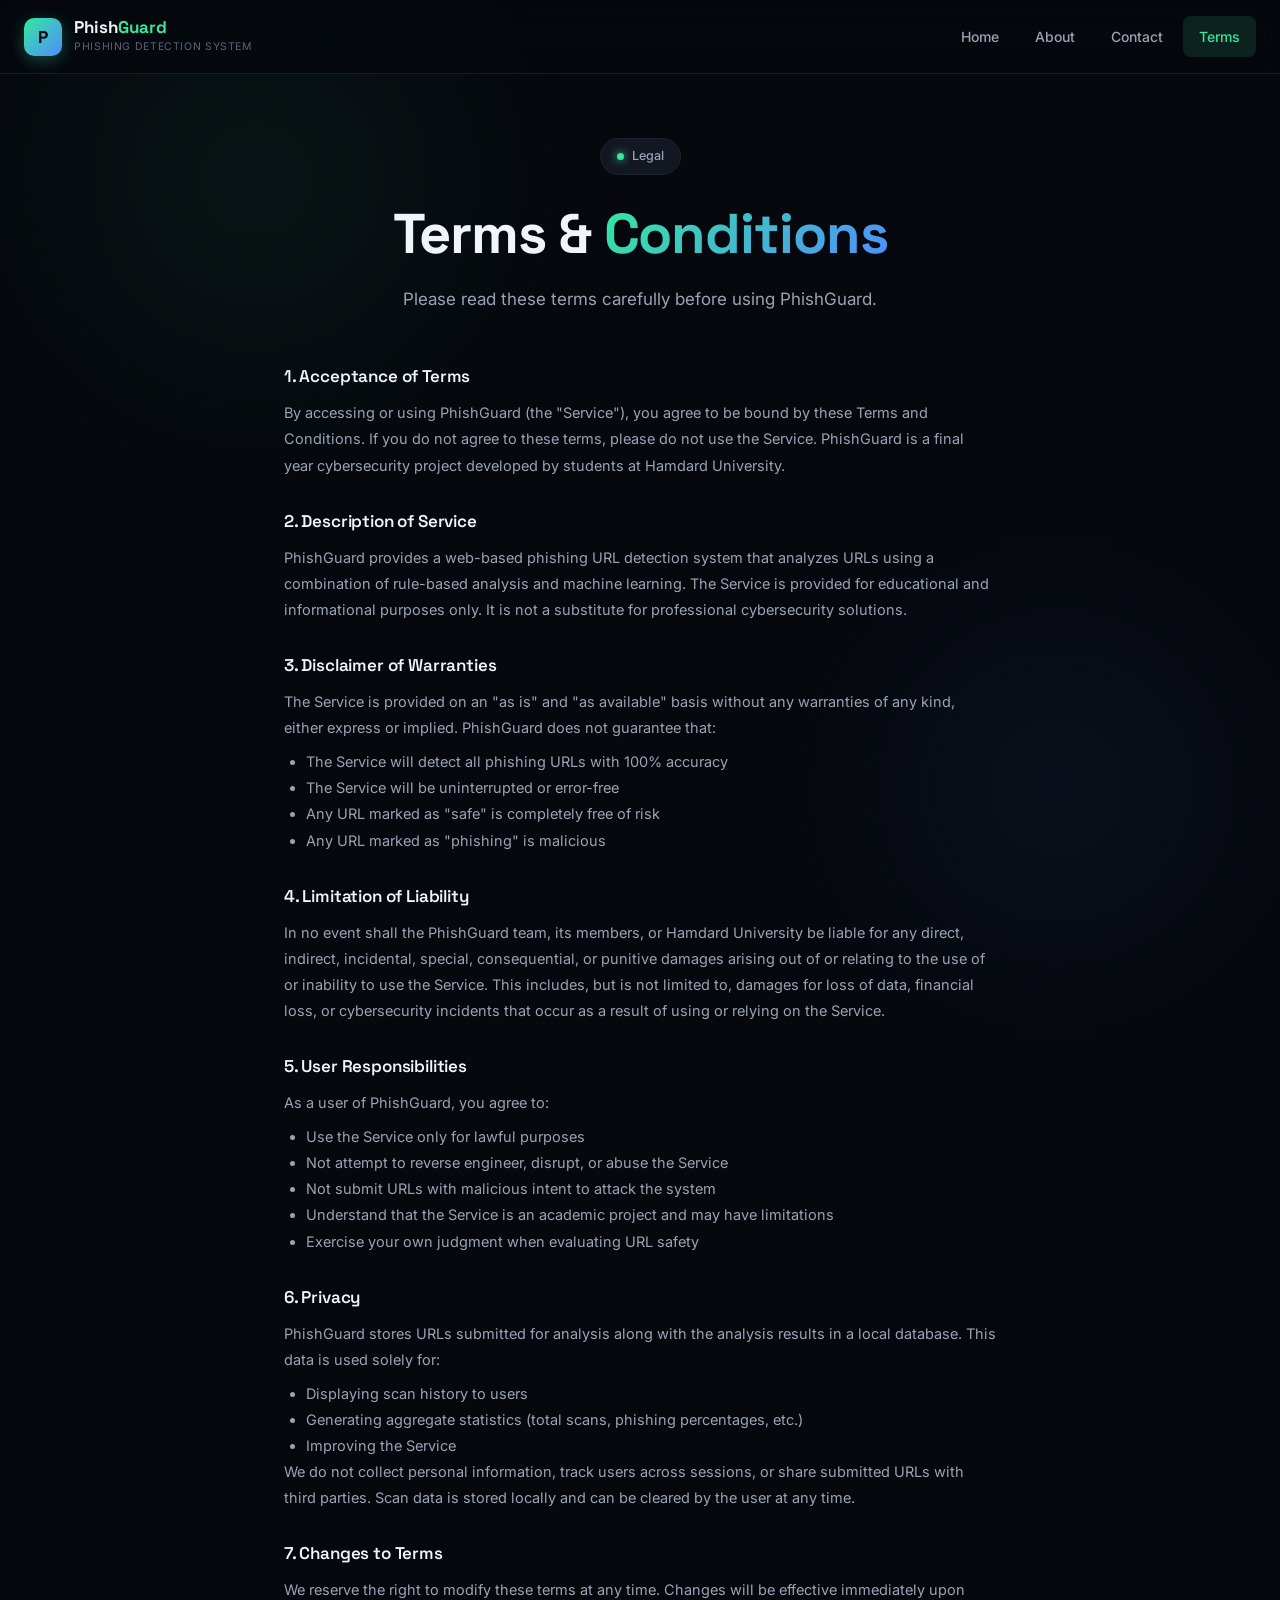
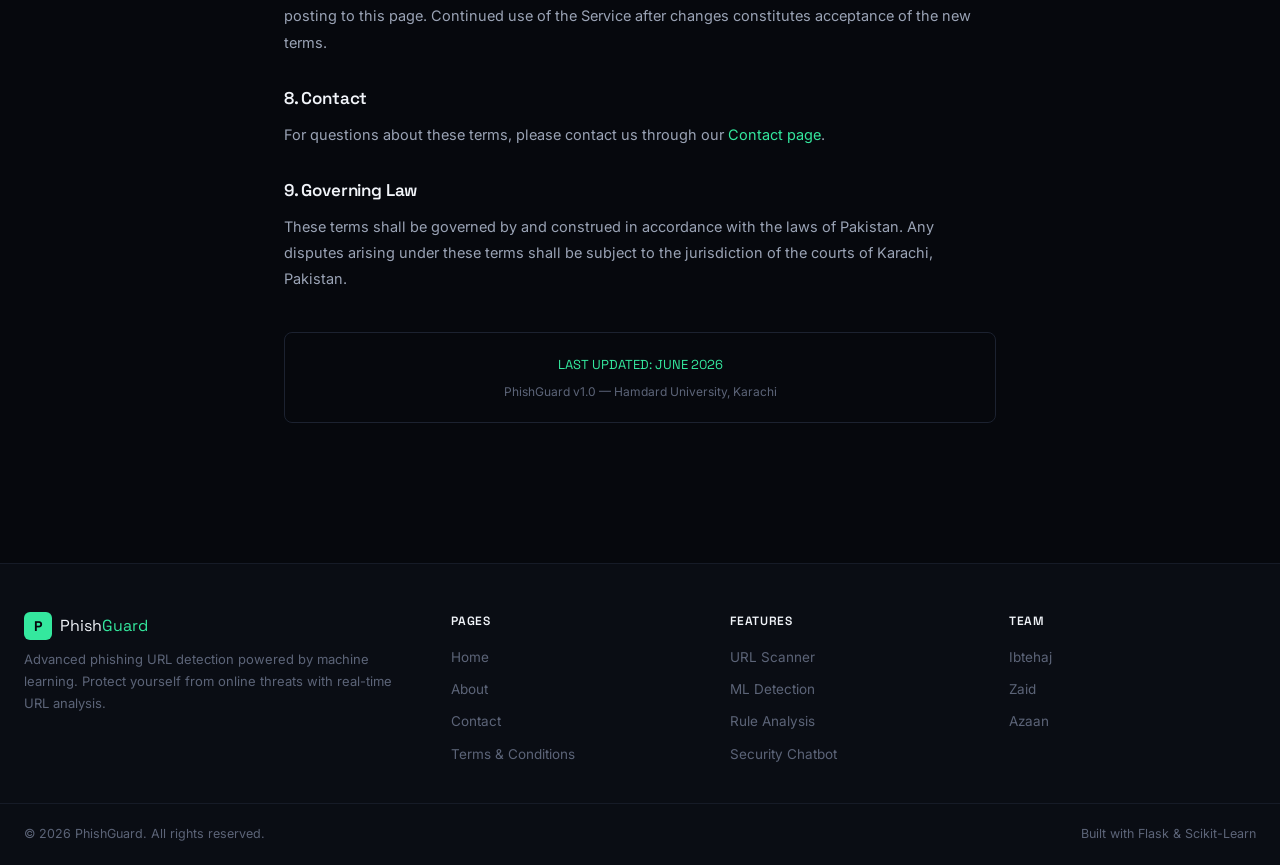
<file: frontend/terms.html>
<!DOCTYPE html>
<html lang="en">
<head>
    <meta charset="UTF-8">
    <meta name="viewport" content="width=device-width, initial-scale=1.0">
    <title>Terms &amp; Conditions - PhishGuard</title>
    <link rel="stylesheet" href="style.css">
</head>
<body>

<nav class="navbar">
    <div class="navbar-inner">
        <a href="/" class="nav-logo">
            <div class="nav-logo-icon">P</div>
            <div>
                <div class="nav-logo-text">Phish<span>Guard</span></div>
                <div class="nav-logo-sub">Phishing Detection System</div>
            </div>
        </a>
        <div class="nav-links">
            <a href="/" class="nav-link">Home</a>
            <a href="/about" class="nav-link">About</a>
            <a href="/contact" class="nav-link">Contact</a>
            <a href="/terms" class="nav-link active">Terms</a>
        </div>
    </div>
</nav>

<section class="page-header">
    <div class="hero-badge" style="display:inline-flex;">
        <span class="hero-badge-dot"></span>
        Legal
    </div>
    <h1>Terms &amp; <span>Conditions</span></h1>
    <p>Please read these terms carefully before using PhishGuard.</p>
</section>

<div class="terms-content">
    <section>
        <h2>1. Acceptance of Terms</h2>
        <p>By accessing or using PhishGuard (the "Service"), you agree to be bound by these Terms and Conditions. If you do not agree to these terms, please do not use the Service. PhishGuard is a final year cybersecurity project developed by students at Hamdard University.</p>
    </section>

    <section>
        <h2>2. Description of Service</h2>
        <p>PhishGuard provides a web-based phishing URL detection system that analyzes URLs using a combination of rule-based analysis and machine learning. The Service is provided for educational and informational purposes only. It is not a substitute for professional cybersecurity solutions.</p>
    </section>

    <section>
        <h2>3. Disclaimer of Warranties</h2>
        <p>The Service is provided on an "as is" and "as available" basis without any warranties of any kind, either express or implied. PhishGuard does not guarantee that:</p>
        <ul>
            <li>The Service will detect all phishing URLs with 100% accuracy</li>
            <li>The Service will be uninterrupted or error-free</li>
            <li>Any URL marked as "safe" is completely free of risk</li>
            <li>Any URL marked as "phishing" is malicious</li>
        </ul>
    </section>

    <section>
        <h2>4. Limitation of Liability</h2>
        <p>In no event shall the PhishGuard team, its members, or Hamdard University be liable for any direct, indirect, incidental, special, consequential, or punitive damages arising out of or relating to the use of or inability to use the Service. This includes, but is not limited to, damages for loss of data, financial loss, or cybersecurity incidents that occur as a result of using or relying on the Service.</p>
    </section>

    <section>
        <h2>5. User Responsibilities</h2>
        <p>As a user of PhishGuard, you agree to:</p>
        <ul>
            <li>Use the Service only for lawful purposes</li>
            <li>Not attempt to reverse engineer, disrupt, or abuse the Service</li>
            <li>Not submit URLs with malicious intent to attack the system</li>
            <li>Understand that the Service is an academic project and may have limitations</li>
            <li>Exercise your own judgment when evaluating URL safety</li>
        </ul>
    </section>

    <section>
        <h2>6. Privacy</h2>
        <p>PhishGuard stores URLs submitted for analysis along with the analysis results in a local database. This data is used solely for:</p>
        <ul>
            <li>Displaying scan history to users</li>
            <li>Generating aggregate statistics (total scans, phishing percentages, etc.)</li>
            <li>Improving the Service</li>
        </ul>
        <p>We do not collect personal information, track users across sessions, or share submitted URLs with third parties. Scan data is stored locally and can be cleared by the user at any time.</p>
    </section>

    <section>
        <h2>7. Changes to Terms</h2>
        <p>We reserve the right to modify these terms at any time. Changes will be effective immediately upon posting to this page. Continued use of the Service after changes constitutes acceptance of the new terms.</p>
    </section>

    <section>
        <h2>8. Contact</h2>
        <p>For questions about these terms, please contact us through our <a href="/contact" style="color:var(--primary);">Contact page</a>.</p>
    </section>

    <section>
        <h2>9. Governing Law</h2>
        <p>These terms shall be governed by and construed in accordance with the laws of Pakistan. Any disputes arising under these terms shall be subject to the jurisdiction of the courts of Karachi, Pakistan.</p>
    </section>

    <div style="margin-top:40px;padding:20px;border:1px solid var(--border);border-radius:8px;text-align:center;">
        <p style="font-family:var(--font-heading);color:var(--primary);font-size:13px;">LAST UPDATED: JUNE 2026</p>
        <p style="font-size:12px;color:var(--text-muted);margin-top:4px;">PhishGuard v1.0 — Hamdard University, Karachi</p>
    </div>
</div>

<footer class="footer">
    <div class="footer-inner">
        <div class="footer-brand">
            <div style="display:flex;align-items:center;gap:8px;margin-bottom:8px;">
                <div style="width:28px;height:28px;background:var(--primary);border-radius:6px;display:flex;align-items:center;justify-content:center;font-family:var(--font-heading);font-weight:700;font-size:14px;color:var(--bg);">P</div>
                <span style="font-family:var(--font-heading);color:var(--text);">Phish<span style="color:var(--primary);">Guard</span></span>
            </div>
            <p>Advanced phishing URL detection powered by machine learning. Protect yourself from online threats with real-time URL analysis.</p>
        </div>
        <div>
            <h4>Pages</h4>
            <a href="/">Home</a>
            <a href="/about">About</a>
            <a href="/contact">Contact</a>
            <a href="/terms">Terms & Conditions</a>
        </div>
        <div>
            <h4>Features</h4>
            <a>URL Scanner</a>
            <a>ML Detection</a>
            <a>Rule Analysis</a>
            <a>Security Chatbot</a>
        </div>
        <div>
            <h4>Team</h4>
            <a>Ibtehaj</a>
            <a>Zaid</a>
            <a>Azaan</a>
        </div>
    </div>
    <div class="footer-bottom">
        <span>&copy; 2026 PhishGuard. All rights reserved.</span>
        <span>Built with Flask &amp; Scikit-Learn</span>
    </div>
</footer>

</body>
</html>
</file>
<file: frontend/style.css>
@import url('https://fonts.googleapis.com/css2?family=Space+Grotesk:wght@400;500;600;700&family=Inter:wght@400;500;600;700;800&family=JetBrains+Mono:wght@400;500;600&display=swap');

:root {
    /* Core palette — deep space navy instead of flat black */
    --bg: #06080d;
    --bg-soft: #0a0d14;
    --bg-card: #0d1018;
    --bg-elevated: #131722;
    --border: #1c2230;
    --border-soft: #161b27;

    /* Primary accent — refined emerald, less neon-CRT, more "premium SaaS" */
    --primary: #34e89e;
    --primary-deep: #0fce86;
    --primary-dim: rgba(52, 232, 158, 0.12);
    --primary-glow: 0 0 24px rgba(52, 232, 158, 0.25);
    --primary-glow-strong: 0 0 48px rgba(52, 232, 158, 0.4);

    /* Secondary accent — electric blue, gives that two-tone premium-security feel */
    --secondary: #4f8dfd;
    --secondary-dim: rgba(79, 141, 253, 0.12);

    /* Danger / phishing accent */
    --accent: #ff5470;
    --accent-dim: rgba(255, 84, 112, 0.12);
    --accent-glow: 0 0 24px rgba(255, 84, 112, 0.25);

    /* Warning */
    --warning: #ffb648;

    /* Text */
    --text: #f1f4f9;
    --text-dim: #9aa3b5;
    --text-muted: #5c6478;

    --destructive: #ff5470;
    --ring: #34e89e;

    --font-heading: 'Space Grotesk', 'Inter', sans-serif;
    --font-body: 'Inter', sans-serif;
    --font-mono: 'JetBrains Mono', monospace;

    --radius: 14px;
    --radius-sm: 9px;
}

* {
    margin: 0;
    padding: 0;
    box-sizing: border-box;
}

html { scroll-behavior: smooth; }

body {
    font-family: var(--font-body);
    background: var(--bg);
    color: var(--text);
    min-height: 100vh;
    line-height: 1.65;
    position: relative;
    overflow-x: hidden;
    -webkit-font-smoothing: antialiased;
}

/* Ambient background — soft glow orbs instead of CRT scanlines */
body::before {
    content: '';
    position: fixed;
    top: -10%;
    left: -10%;
    width: 60%;
    height: 60%;
    background: radial-gradient(circle, rgba(52, 232, 158, 0.06) 0%, transparent 70%);
    pointer-events: none;
    z-index: 0;
}
body::after {
    content: '';
    position: fixed;
    bottom: -15%;
    right: -10%;
    width: 55%;
    height: 55%;
    background: radial-gradient(circle, rgba(79, 141, 253, 0.06) 0%, transparent 70%);
    pointer-events: none;
    z-index: 0;
}

::selection { background: var(--primary-dim); color: var(--primary); }
::-webkit-scrollbar { width: 8px; height: 8px; }
::-webkit-scrollbar-track { background: var(--bg); }
::-webkit-scrollbar-thumb { background: var(--border); border-radius: 4px; }
::-webkit-scrollbar-thumb:hover { background: var(--text-muted); }

h1, h2, h3, h4 { font-family: var(--font-heading); font-weight: 600; letter-spacing: -0.01em; }

a { color: inherit; }

.hidden { display: none !important; }
.mb-6 { margin-bottom: 24px; } .mb-4 { margin-bottom: 16px; } .mb-3 { margin-bottom: 12px; } .mt-3 { margin-top: 12px; } .mt-4 { margin-top: 16px; }
.flex { display: flex; } .items-center { align-items: center; } .justify-between { justify-content: space-between; }
.justify-center { justify-content: center; } .justify-end { justify-content: flex-end; }
.gap-2 { gap: 8px; } .gap-3 { gap: 12px; } .gap-4 { gap: 16px; } .gap-8 { gap: 32px; }
.grid { display: grid; } .grid-cols-1 { grid-template-columns: 1fr; }
.grid-cols-2 { grid-template-columns: repeat(2,1fr); } .grid-cols-3 { grid-template-columns: repeat(3,1fr); }
.flex-wrap { flex-wrap: wrap; }
.max-w-7xl { max-width: 1280px; } .mx-auto { margin-left: auto; margin-right: auto; }
.px-4 { padding-left: 16px; padding-right: 16px; }
.space-y-2 > * + * { margin-top: 8px; }
.text-lg { font-size: 18px; }
@media (min-width: 768px) {
    .md\:grid-cols-3 { grid-template-columns: repeat(3,1fr); }
    .md\:grid-cols-4 { grid-template-columns: repeat(4,1fr); }
    .sm\:px-6 { padding-left: 24px; padding-right: 24px; }
}
@media (min-width: 1024px) {
    .lg\:grid-cols-4 { grid-template-columns: repeat(4,1fr); }
}

/* ============ NAVBAR ============ */
.navbar {
    position: sticky;
    top: 0;
    z-index: 100;
    background: rgba(6, 8, 13, 0.72);
    backdrop-filter: blur(16px) saturate(140%);
    -webkit-backdrop-filter: blur(16px) saturate(140%);
    border-bottom: 1px solid var(--border-soft);
}
.navbar-inner {
    max-width: 1280px;
    margin: 0 auto;
    padding: 16px 24px;
    display: flex;
    align-items: center;
    justify-content: space-between;
}
.nav-logo {
    display: flex;
    align-items: center;
    gap: 12px;
    text-decoration: none;
}
.nav-logo-icon {
    width: 38px;
    height: 38px;
    border-radius: 10px;
    background: linear-gradient(135deg, var(--primary), var(--secondary));
    display: flex;
    align-items: center;
    justify-content: center;
    font-family: var(--font-heading);
    font-weight: 700;
    font-size: 17px;
    color: #06080d;
    box-shadow: 0 4px 16px rgba(52, 232, 158, 0.3);
}
.nav-logo-text {
    font-family: var(--font-heading);
    font-weight: 700;
    font-size: 17px;
    color: var(--text);
    line-height: 1.1;
}
.nav-logo-text span { color: var(--primary); }
.nav-logo-sub {
    font-size: 10.5px;
    color: var(--text-muted);
    letter-spacing: 0.06em;
    text-transform: uppercase;
    margin-top: 2px;
}
.nav-links { display: flex; align-items: center; gap: 4px; }
.nav-link {
    text-decoration: none;
    color: var(--text-dim);
    font-size: 14px;
    font-weight: 500;
    padding: 9px 16px;
    border-radius: 8px;
    transition: all 0.2s ease;
}
.nav-link:hover { color: var(--text); background: rgba(255,255,255,0.04); }
.nav-link.active { color: var(--primary); background: var(--primary-dim); }

/* ============ HERO ============ */
.hero, .page-header {
    max-width: 880px;
    margin: 0 auto;
    text-align: center;
    padding: 88px 24px 56px;
    position: relative;
    z-index: 1;
}
.page-header { padding: 64px 24px 48px; }
.hero-badge {
    display: inline-flex;
    align-items: center;
    gap: 8px;
    background: var(--bg-elevated);
    border: 1px solid var(--border);
    padding: 7px 16px;
    border-radius: 999px;
    font-size: 12.5px;
    font-weight: 500;
    color: var(--text-dim);
    margin-bottom: 28px;
}
.hero-badge-dot {
    width: 7px;
    height: 7px;
    border-radius: 50%;
    background: var(--primary);
    box-shadow: 0 0 8px var(--primary);
    animation: pulse-dot 2s ease-in-out infinite;
}
@keyframes pulse-dot {
    0%, 100% { opacity: 1; transform: scale(1); }
    50% { opacity: 0.5; transform: scale(0.8); }
}
.hero h1, .page-header h1 {
    font-size: clamp(34px, 5.5vw, 56px);
    line-height: 1.12;
    font-weight: 700;
    color: var(--text);
    margin-bottom: 20px;
    letter-spacing: -0.02em;
}
.hero h1 span, .page-header h1 span {
    background: linear-gradient(135deg, var(--primary), var(--secondary));
    -webkit-background-clip: text;
    background-clip: text;
    -webkit-text-fill-color: transparent;
}
.hero p, .page-header p {
    font-size: 17px;
    color: var(--text-dim);
    max-width: 620px;
    margin: 0 auto;
    line-height: 1.7;
}

/* ============ CARD ============ */
.card {
    background: linear-gradient(180deg, var(--bg-card), var(--bg-soft));
    border: 1px solid var(--border);
    border-radius: var(--radius);
    padding: 28px;
    position: relative;
    z-index: 1;
    box-shadow: 0 1px 0 rgba(255,255,255,0.02) inset, 0 20px 40px -24px rgba(0,0,0,0.6);
}

/* ============ BUTTONS ============ */
.btn-primary {
    background: linear-gradient(135deg, var(--primary), var(--primary-deep));
    color: #06120d;
    font-family: var(--font-heading);
    font-weight: 600;
    border: none;
    padding: 13px 28px;
    border-radius: var(--radius-sm);
    cursor: pointer;
    font-size: 14px;
    transition: all 0.2s ease;
    box-shadow: 0 4px 18px rgba(52, 232, 158, 0.25);
}
.btn-primary:hover {
    transform: translateY(-1px);
    box-shadow: 0 6px 26px rgba(52, 232, 158, 0.4);
}
.btn-primary:active { transform: translateY(0); }

.btn-ghost {
    background: transparent;
    color: var(--text-dim);
    font-family: var(--font-body);
    font-weight: 500;
    border: 1px solid var(--border);
    padding: 9px 18px;
    border-radius: var(--radius-sm);
    cursor: pointer;
    transition: all 0.2s ease;
}
.btn-ghost:hover { border-color: var(--text-muted); color: var(--text); }

.example-btn {
    background: var(--bg-elevated) !important;
    border: 1px solid var(--border) !important;
    padding: 7px 14px !important;
    border-radius: 7px !important;
    font-size: 12px !important;
    color: var(--text-dim) !important;
    cursor: pointer;
    font-family: var(--font-mono) !important;
    transition: all 0.2s ease !important;
}
.example-btn:hover { border-color: var(--primary) !important; color: var(--primary) !important; background: var(--primary-dim) !important; }

/* ============ INPUTS ============ */
.input-field, .textarea-field {
    width: 100%;
    background: var(--bg-elevated);
    border: 1px solid var(--border);
    border-radius: var(--radius-sm);
    padding: 13px 16px;
    color: var(--text);
    font-family: var(--font-body);
    font-size: 14px;
    transition: all 0.2s ease;
    outline: none;
}
.input-field::placeholder, .textarea-field::placeholder { color: var(--text-muted); }
.input-field:focus, .textarea-field:focus {
    border-color: var(--primary);
    box-shadow: 0 0 0 3px var(--primary-dim);
}
.textarea-field { resize: vertical; min-height: 120px; font-family: var(--font-mono); font-size: 13px; }

.form-group { margin-bottom: 18px; }
.form-group label {
    display: block;
    font-size: 12.5px;
    font-weight: 600;
    color: var(--text-dim);
    margin-bottom: 8px;
}
.form-group textarea {
    width: 100%;
    background: var(--bg-elevated);
    border: 1px solid var(--border);
    border-radius: var(--radius-sm);
    padding: 13px 16px;
    color: var(--text);
    font-family: var(--font-body);
    font-size: 14px;
    min-height: 120px;
    resize: vertical;
    outline: none;
}
.form-group textarea:focus { border-color: var(--primary); box-shadow: 0 0 0 3px var(--primary-dim); }

/* ============ MODE TOGGLE / TABS ============ */
.mode-toggle, .tab-bar {
    display: inline-flex;
    background: var(--bg-elevated);
    border: 1px solid var(--border);
    border-radius: 10px;
    padding: 4px;
    gap: 2px;
}
.tab-bar { display: flex; flex-wrap: wrap; }
.mode-option, .tab-btn {
    background: transparent;
    border: none;
    color: var(--text-dim);
    font-family: var(--font-body);
    font-weight: 500;
    font-size: 13.5px;
    padding: 9px 18px;
    border-radius: 7px;
    cursor: pointer;
    transition: all 0.2s ease;
    white-space: nowrap;
}
.mode-option.active, .tab-btn.active {
    background: var(--primary);
    color: #06120d;
    font-weight: 600;
}
.mode-option:not(.active):hover, .tab-btn:not(.active):hover { color: var(--text); background: rgba(255,255,255,0.04); }
.mode-panel { display: none; }
.mode-panel.active { display: block; }
.tab-content { display: none; }
.tab-content.active { display: block; }

/* ============ STAT CARDS ============ */
.stat-card {
    background: var(--bg-elevated);
    border: 1px solid var(--border);
    border-radius: var(--radius-sm);
    padding: 20px;
    transition: border-color 0.2s ease;
}
.stat-card:hover { border-color: var(--border-soft); }
.stat-number {
    font-family: var(--font-heading);
    font-size: 30px;
    font-weight: 700;
    color: var(--primary);
    line-height: 1.1;
}
.stat-label {
    font-size: 12.5px;
    color: var(--text-muted);
    margin-top: 6px;
    font-weight: 500;
}

/* ============ CHAT ============ */
.chat-message { display: flex; gap: 12px; margin-bottom: 16px; }
.chat-avatar {
    width: 32px; height: 32px;
    border-radius: 8px;
    background: linear-gradient(135deg, var(--primary), var(--secondary));
    display: flex; align-items: center; justify-content: center;
    font-family: var(--font-heading); font-weight: 700; font-size: 11px;
    color: #06120d; flex-shrink: 0;
}
.chat-bubble {
    background: var(--bg-elevated);
    border: 1px solid var(--border);
    border-radius: 12px;
    padding: 12px 16px;
    max-width: 80%;
    font-size: 14px;
    color: var(--text-dim);
}

/* New premium chat message styles */
.chat-msg-user {
    display: flex;
    justify-content: flex-end;
    margin-bottom: 14px;
}
.chat-bubble-user {
    background: var(--primary-dim);
    border: 1px solid rgba(52, 232, 158, 0.25);
    color: var(--text);
    padding: 11px 16px;
    border-radius: 16px 16px 4px 16px;
    max-width: 78%;
    font-size: 14px;
    line-height: 1.6;
    font-family: var(--font-body);
    word-break: break-word;
}
.chat-msg-bot {
    display: flex;
    align-items: flex-start;
    gap: 10px;
    margin-bottom: 14px;
}
.chat-avatar-pg {
    width: 32px; height: 32px;
    border-radius: 9px;
    background: linear-gradient(135deg, var(--primary), var(--secondary));
    display: flex; align-items: center; justify-content: center;
    font-family: var(--font-heading); font-weight: 700; font-size: 10px;
    color: #06120d; flex-shrink: 0; margin-top: 2px;
    box-shadow: 0 2px 10px rgba(52, 232, 158, 0.2);
}
.chat-bubble-bot {
    background: var(--bg-elevated);
    border: 1px solid var(--border);
    color: var(--text-dim);
    padding: 12px 16px;
    border-radius: 4px 16px 16px 16px;
    max-width: 82%;
    font-size: 14px;
    line-height: 1.7;
    word-break: break-word;
}
.chat-bubble-bot p { margin-bottom: 8px; }
.chat-bubble-bot p:last-child { margin-bottom: 0; }
.chat-bubble-bot strong { color: var(--text); font-weight: 600; }
.chat-bubble-bot em { color: var(--text-dim); font-style: italic; }
.chat-bubble-bot .chat-code {
    background: var(--bg-card);
    border: 1px solid var(--border);
    padding: 2px 7px;
    border-radius: 5px;
    font-family: var(--font-mono);
    font-size: 12.5px;
    color: var(--primary);
}
.chat-bubble-bot .chat-list {
    margin: 6px 0;
    padding-left: 18px;
}
.chat-bubble-bot .chat-list li {
    margin-bottom: 5px;
    color: var(--text-dim);
}
.chat-error { color: var(--accent) !important; border-color: var(--accent-dim) !important; }

/* Chat table */
.chat-table {
    width: 100%;
    border-collapse: collapse;
    font-size: 13px;
    margin: 8px 0;
    border-radius: 8px;
    overflow: hidden;
}
.chat-table th {
    background: var(--bg-card);
    color: var(--primary);
    font-family: var(--font-heading);
    font-size: 11.5px;
    font-weight: 600;
    text-transform: uppercase;
    letter-spacing: 0.05em;
    padding: 9px 12px;
    text-align: left;
    border-bottom: 1px solid var(--border);
}
.chat-table td {
    padding: 9px 12px;
    color: var(--text-dim);
    border-bottom: 1px solid var(--border-soft);
}
.chat-table tr:last-child td { border-bottom: none; }
.chat-table tr:hover td { background: rgba(255,255,255,0.02); }

/* Typing indicator */
.chat-typing {
    display: flex;
    align-items: center;
    gap: 5px;
    padding: 14px 18px !important;
}
.chat-typing span {
    width: 7px; height: 7px;
    border-radius: 50%;
    background: var(--text-muted);
    display: inline-block;
    animation: typing-bounce 1.2s ease-in-out infinite;
}
.chat-typing span:nth-child(2) { animation-delay: 0.2s; }
.chat-typing span:nth-child(3) { animation-delay: 0.4s; }
@keyframes typing-bounce {
    0%, 60%, 100% { transform: translateY(0); opacity: 0.4; }
    30% { transform: translateY(-6px); opacity: 1; }
}

/* ============ TABLE ============ */
.table-wrap { overflow-x: auto; border-radius: var(--radius-sm); }
table { width: 100%; border-collapse: collapse; font-size: 13px; }
thead th {
    text-align: left;
    padding: 12px 14px;
    font-size: 11px;
    font-weight: 600;
    color: var(--text-muted);
    text-transform: uppercase;
    letter-spacing: 0.05em;
    border-bottom: 1px solid var(--border);
}
tbody td { padding: 13px 14px; border-bottom: 1px solid var(--border-soft); color: var(--text-dim); }
tbody tr:hover { background: rgba(255,255,255,0.02); }

/* ============ LOADER ============ */
.loader {
    width: 44px; height: 44px;
    border: 3px solid var(--border);
    border-top-color: var(--primary);
    border-radius: 50%;
    margin: 0 auto;
    animation: spin 0.8s linear infinite;
}
@keyframes spin { to { transform: rotate(360deg); } }

/* ============ PIE CHART ============ */
.pie-container { position: relative; width: 180px; height: 180px; }
.pie-center {
    position: absolute; top: 50%; left: 50%;
    transform: translate(-50%, -50%);
    font-family: var(--font-heading); font-size: 26px; font-weight: 700; color: var(--text);
}

/* ============ ABOUT PAGE ============ */
.about-grid {
    max-width: 1100px;
    margin: 0 auto;
    padding: 0 24px 80px;
    display: grid;
    grid-template-columns: 1fr 1fr;
    gap: 20px;
    position: relative;
    z-index: 1;
}
.about-card {
    background: linear-gradient(180deg, var(--bg-card), var(--bg-soft));
    border: 1px solid var(--border);
    border-radius: var(--radius);
    padding: 28px;
}
.about-card.full { grid-column: 1 / -1; }
.about-card h3 {
    font-size: 11.5px;
    color: var(--primary);
    text-transform: uppercase;
    letter-spacing: 0.08em;
    margin-bottom: 8px;
    font-weight: 600;
}
.about-card h2 { font-size: 22px; color: var(--text); margin-bottom: 16px; }
.about-card p { color: var(--text-dim); font-size: 14.5px; line-height: 1.75; }
.about-card ul { list-style: none; }
.about-card ul li {
    color: var(--text-dim);
    font-size: 14px;
    padding: 10px 0;
    border-bottom: 1px solid var(--border-soft);
    line-height: 1.6;
}
.about-card ul li:last-child { border-bottom: none; }

.team-grid { display: grid; grid-template-columns: repeat(3, 1fr); gap: 20px; }
.team-card {
    text-align: center;
    background: var(--bg-elevated);
    border: 1px solid var(--border);
    border-radius: var(--radius-sm);
    padding: 28px 16px;
    transition: all 0.25s ease;
}
.team-card:hover { transform: translateY(-3px); border-color: var(--primary); box-shadow: var(--primary-glow); }
.team-avatar {
    width: 56px; height: 56px;
    border-radius: 50%;
    background: linear-gradient(135deg, var(--primary), var(--secondary));
    display: flex; align-items: center; justify-content: center;
    font-family: var(--font-heading); font-weight: 700; font-size: 20px;
    color: #06120d; margin: 0 auto 14px;
}
.team-card h4 { font-size: 15px; color: var(--text); margin-bottom: 4px; }
.team-card p { font-size: 12.5px; color: var(--text-muted); }

.tech-stack { display: flex; flex-wrap: wrap; gap: 10px; }
.tech-badge {
    background: var(--bg-elevated);
    border: 1px solid var(--border);
    padding: 8px 16px;
    border-radius: 999px;
    font-size: 12.5px;
    font-weight: 500;
    color: var(--text-dim);
    font-family: var(--font-mono);
    transition: all 0.2s ease;
}
.tech-badge:hover { border-color: var(--primary); color: var(--primary); }

/* ============ CONTACT PAGE ============ */
.contact-grid {
    max-width: 1100px;
    margin: 0 auto;
    padding: 0 24px;
    display: grid;
    grid-template-columns: 1.3fr 1fr;
    gap: 24px;
    position: relative;
    z-index: 1;
}
.contact-form {
    background: linear-gradient(180deg, var(--bg-card), var(--bg-soft));
    border: 1px solid var(--border);
    border-radius: var(--radius);
    padding: 32px;
}
.contact-form h2 { font-size: 22px; margin-bottom: 6px; }
.contact-form > p { color: var(--text-muted); font-size: 13.5px; margin-bottom: 24px; }
.contact-info { display: flex; flex-direction: column; gap: 16px; }
.contact-info-card {
    background: var(--bg-card);
    border: 1px solid var(--border);
    border-radius: var(--radius-sm);
    padding: 20px;
    display: flex;
    align-items: center;
    gap: 16px;
}
.contact-icon {
    width: 42px; height: 42px;
    border-radius: 10px;
    background: var(--primary-dim);
    display: flex; align-items: center; justify-content: center;
    color: var(--primary);
    flex-shrink: 0;
}
.contact-icon svg { width: 20px; height: 20px; }
.contact-info-card h4 { font-size: 14px; color: var(--text); margin-bottom: 2px; }
.contact-info-card p { font-size: 13px; color: var(--text-muted); }

/* ============ TERMS PAGE ============ */
.terms-content { max-width: 760px; margin: 0 auto; padding: 0 24px 80px; position: relative; z-index: 1; }
.terms-content section { margin-bottom: 28px; }
.terms-content h2 { font-size: 17px; color: var(--text); margin-bottom: 10px; }
.terms-content p { color: var(--text-dim); font-size: 14.5px; line-height: 1.8; }
.terms-content ul { color: var(--text-dim); font-size: 14.5px; line-height: 1.8; padding-left: 22px; margin-top: 8px; }
.terms-content a { color: var(--primary); text-decoration: none; }
.terms-content a:hover { text-decoration: underline; }

/* ============ FOOTER ============ */
.footer {
    border-top: 1px solid var(--border-soft);
    margin-top: 60px;
    position: relative;
    z-index: 1;
    background: var(--bg-soft);
}
.footer-inner {
    max-width: 1280px;
    margin: 0 auto;
    padding: 48px 24px 28px;
    display: grid;
    grid-template-columns: 1.6fr 1fr 1fr 1fr;
    gap: 32px;
}
.footer-brand p { color: var(--text-muted); font-size: 13px; line-height: 1.7; }
.footer h4 {
    font-size: 12px;
    color: var(--text);
    text-transform: uppercase;
    letter-spacing: 0.06em;
    margin-bottom: 14px;
    font-weight: 600;
}
.footer a {
    display: block;
    color: var(--text-muted);
    text-decoration: none;
    font-size: 13.5px;
    margin-bottom: 10px;
    transition: color 0.2s ease;
}
.footer a:hover { color: var(--primary); }
.footer-bottom {
    border-top: 1px solid var(--border-soft);
    padding: 20px 24px;
    max-width: 1280px;
    margin: 0 auto;
    display: flex;
    justify-content: space-between;
    font-size: 12.5px;
    color: var(--text-muted);
}

/* ============ ISSUE BADGES ============ */
.issue-badge {
    display: inline-flex;
    align-items: center;
    gap: 6px;
    padding: 4px 10px;
    border-radius: 6px;
    font-size: 12px;
    font-weight: 500;
}

.terminal-line {
    font-family: var(--font-mono);
    color: var(--primary);
    font-size: 12px;
    letter-spacing: 0.02em;
}
.terminal-line::before { content: '> '; opacity: 0.6; }

.progress-bar {
    height: 6px;
    background: var(--bg-elevated);
    border-radius: 3px;
    overflow: hidden;
}
.progress-fill {
    height: 100%;
    background: linear-gradient(90deg, var(--primary), var(--secondary));
    border-radius: 3px;
    transition: width 0.3s ease;
}

/* ============ BULK RESULTS (results.html + page-results tab) ============ */
.summary-bar {
    display: grid;
    grid-template-columns: repeat(auto-fit, minmax(140px, 1fr));
    gap: 16px;
    margin-bottom: 28px;
}
.summary-item {
    background: var(--bg-elevated);
    border: 1px solid var(--border);
    border-radius: var(--radius-sm);
    padding: 20px;
    text-align: center;
}
.summary-item .num {
    font-family: var(--font-heading);
    font-size: 28px;
    font-weight: 700;
    color: var(--primary);
}
.summary-item .num.phishing, .summary-item .num.errors-num { color: var(--accent); }
.summary-item .num.safe { color: var(--primary); }
.summary-item .num.errors { color: var(--warning); }
.summary-item .label {
    font-size: 11px;
    color: var(--text-muted);
    text-transform: uppercase;
    letter-spacing: 0.06em;
    margin-top: 6px;
}
.result-row {
    display: flex;
    align-items: center;
    border-bottom: 1px solid var(--border-soft);
    transition: background 0.2s ease;
}
.result-row:hover { background: rgba(255,255,255,0.02); }
.result-row > div { padding: 14px 16px; font-size: 13px; }
.result-row .idx {
    width: 40px;
    color: var(--text-muted);
    font-family: var(--font-heading);
    text-align: center;
    flex-shrink: 0;
}
.result-row .url-cell {
    flex: 1; min-width: 0;
    color: var(--text-dim);
    white-space: nowrap; overflow: hidden; text-overflow: ellipsis;
}
.result-row .url-cell a { color: var(--text-dim); text-decoration: none; }
.result-row .url-cell a:hover { color: var(--primary); }
.result-row .verdict-cell {
    width: 100px;
    font-family: var(--font-heading);
    font-weight: 600;
    text-align: center;
    flex-shrink: 0;
}
.result-safe { color: var(--primary) !important; }
.result-phishing { color: var(--accent) !important; }
.result-error { color: var(--warning) !important; }
.result-row .score-cell { width: 80px; text-align: center; flex-shrink: 0; }
.result-row .issues-cell { width: 140px; flex-shrink: 0; font-size: 11px; color: var(--text-muted); white-space: nowrap; overflow: hidden; text-overflow: ellipsis; }

@media (max-width: 1024px) {
    .about-grid, .footer-inner { grid-template-columns: 1fr 1fr; }
    .contact-grid { grid-template-columns: 1fr; }
    .team-grid { grid-template-columns: 1fr; }
}
@media (max-width: 768px) {
    .navbar-inner { padding: 14px 16px; }
    .nav-links { gap: 0; }
    .nav-link { padding: 8px 10px; font-size: 13px; }
    .nav-logo-sub { display: none; }
    .about-grid, .footer-inner { grid-template-columns: 1fr; }
    .hero, .page-header { padding: 56px 20px 40px; }
    .result-row .score-cell, .result-row .issues-cell { display: none; }
    .result-row .verdict-cell { width: 80px; font-size: 12px; }
    .result-row > div { padding: 12px 10px; font-size: 12px; }
}

/* ============ SECTION LABELS (replacing underscored ALL_CAPS) ============ */
.section-label {
    font-family: var(--font-heading);
    font-size: 12px;
    font-weight: 600;
    color: var(--text-muted);
    text-transform: uppercase;
    letter-spacing: 0.08em;
}
.section-line {
    flex: 1;
    height: 1px;
    background: linear-gradient(90deg, var(--border), transparent);
}

/* ============ RISK ASSESSMENT BAR ============ */
.risk-assess-wrap {
    background: var(--bg-elevated);
    border: 1px solid var(--border);
    border-radius: var(--radius-sm);
    padding: 18px 20px;
}
.risk-assess-header {
    display: flex;
    justify-content: space-between;
    align-items: center;
    margin-bottom: 12px;
}
.risk-assess-label {
    font-size: 13px;
    font-weight: 600;
    color: var(--text);
    font-family: var(--font-heading);
}
.risk-assess-value {
    font-size: 13px;
    font-weight: 600;
    font-family: var(--font-mono);
}
.risk-assess-track {
    position: relative;
    height: 10px;
    background: linear-gradient(90deg, 
        rgba(52,232,158,0.15) 0%, 
        rgba(255,182,72,0.15) 50%, 
        rgba(255,84,112,0.15) 100%);
    border-radius: 5px;
    overflow: visible;
    margin-bottom: 8px;
}
.risk-assess-fill {
    height: 100%;
    border-radius: 5px;
    width: 0%;
    transition: width 0.8s cubic-bezier(0.4, 0, 0.2, 1);
    position: relative;
}
.risk-assess-fill::after {
    content: '';
    position: absolute;
    right: -1px;
    top: 50%;
    transform: translateY(-50%);
    width: 14px;
    height: 14px;
    border-radius: 50%;
    background: inherit;
    border: 2px solid var(--bg);
    box-shadow: 0 0 8px rgba(255,255,255,0.2);
}
.risk-assess-marker {
    position: absolute;
    top: -3px;
    height: 16px;
    width: 1px;
    background: var(--border);
    transform: translateX(-50%);
}
.risk-assess-legend {
    display: flex;
    justify-content: space-between;
    font-size: 11px;
    color: var(--text-muted);
}

/* ============ HOW IT WORKS TAB ============ */
.hiw-steps {
    display: flex;
    flex-direction: column;
    gap: 0;
}
.hiw-step {
    display: flex;
    align-items: flex-start;
    gap: 18px;
    padding: 20px 0;
    border-bottom: 1px solid var(--border-soft);
    position: relative;
}
.hiw-step:last-child { border-bottom: none; }
.hiw-step-num {
    width: 36px;
    height: 36px;
    border-radius: 50%;
    background: var(--primary-dim);
    border: 1px solid rgba(52,232,158,0.3);
    display: flex;
    align-items: center;
    justify-content: center;
    font-family: var(--font-heading);
    font-weight: 700;
    font-size: 15px;
    color: var(--primary);
    flex-shrink: 0;
}
.hiw-step-title {
    font-family: var(--font-heading);
    font-size: 15px;
    font-weight: 600;
    color: var(--text);
    margin-bottom: 6px;
}
.hiw-step-desc {
    font-size: 13.5px;
    color: var(--text-muted);
    line-height: 1.7;
}
.hiw-detect-grid {
    display: grid;
    grid-template-columns: 1fr 1fr;
    gap: 16px;
}
.hiw-detect-item {
    display: flex;
    gap: 14px;
    align-items: flex-start;
    background: var(--bg-elevated);
    border: 1px solid var(--border);
    border-radius: var(--radius-sm);
    padding: 16px;
    transition: border-color 0.2s ease;
}
.hiw-detect-item:hover { border-color: rgba(52,232,158,0.25); }
.hiw-detect-icon {
    font-size: 20px;
    flex-shrink: 0;
    margin-top: 2px;
}
.hiw-detect-title {
    font-family: var(--font-heading);
    font-size: 13.5px;
    font-weight: 600;
    color: var(--text);
    margin-bottom: 4px;
}
.hiw-detect-desc {
    font-size: 12.5px;
    color: var(--text-muted);
    line-height: 1.6;
}
@media (max-width: 640px) {
    .hiw-detect-grid { grid-template-columns: 1fr; }
}

/* ============ BULK RESULTS INLINE PANEL ============ */
.bulk-summary-row {
    display: grid;
    grid-template-columns: repeat(auto-fit, minmax(110px, 1fr));
    gap: 12px;
}
.bulk-sum-card {
    background: var(--bg-elevated);
    border: 1px solid var(--border);
    border-radius: var(--radius-sm);
    padding: 16px;
    text-align: center;
}
.bulk-sum-card.danger { border-color: var(--accent-dim); }
.bulk-sum-card.safe { border-color: rgba(52,232,158,0.2); }
.bulk-sum-num {
    font-family: var(--font-heading);
    font-size: 26px;
    font-weight: 700;
    line-height: 1.1;
}
.bulk-sum-label {
    font-size: 11px;
    color: var(--text-muted);
    text-transform: uppercase;
    letter-spacing: 0.06em;
    margin-top: 5px;
}
</file>
